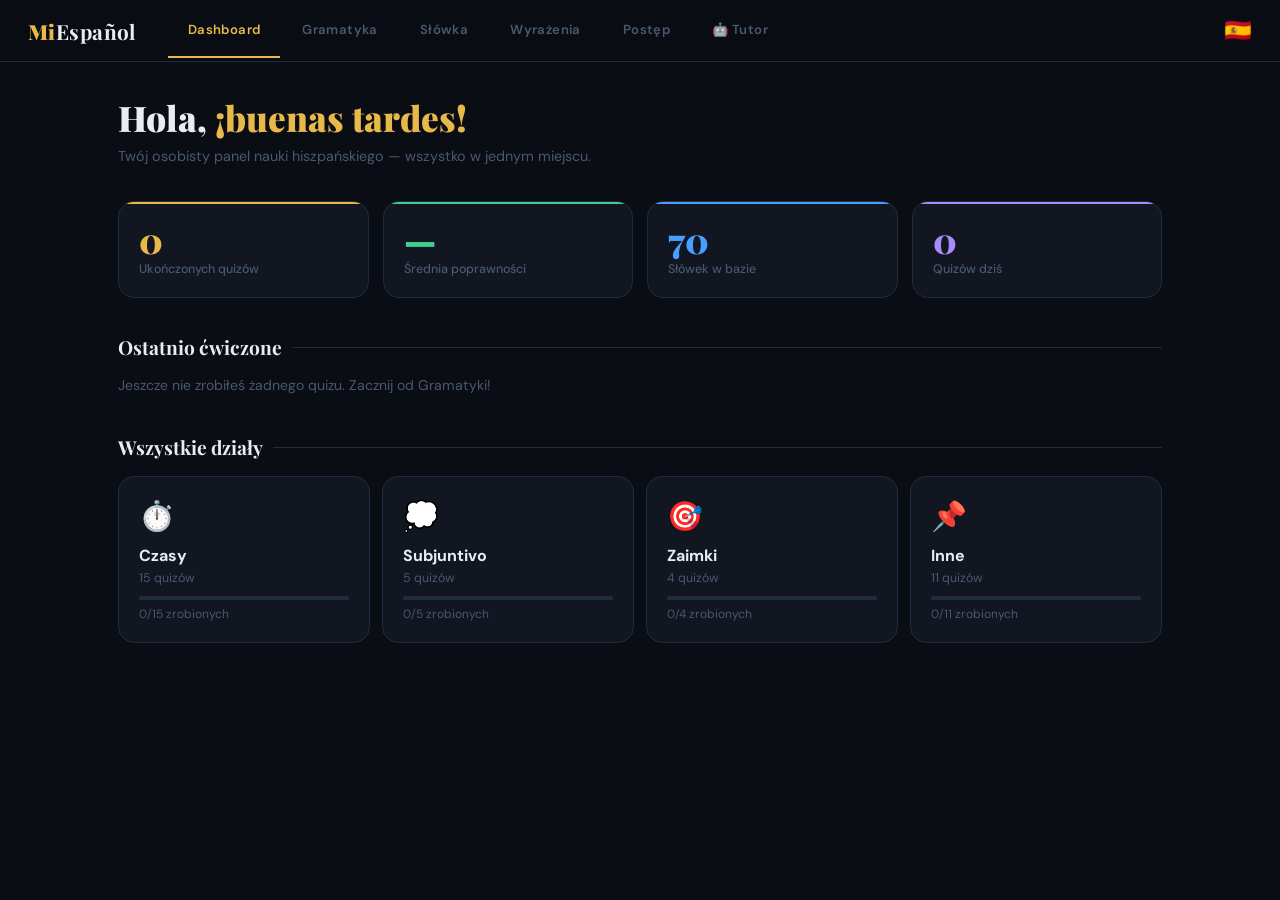
<file: index.html>
<!DOCTYPE html>
<html lang="pl">
<head>
<meta charset="UTF-8">
<meta name="viewport" content="width=device-width, initial-scale=1.0">
<title>MiEspañol — Panel Nauki</title>
<link href="https://fonts.googleapis.com/css2?family=Playfair+Display:wght@700;900&family=DM+Sans:wght@300;400;500;600;700&display=swap" rel="stylesheet">
  <link rel="stylesheet" href="style.css">
</head>
<body>
<nav>
  <div class="nav-top">
    <div class="nav-logo">Mi<span>Español</span></div>
    <div class="nav-tabs">
      <button class="nav-tab active" onclick="showPage('dashboard')">Dashboard</button>
      <button class="nav-tab" onclick="showPage('grammar')">Gramatyka</button>
      <button class="nav-tab" onclick="showPage('vocab')">Słówka</button>
      <button class="nav-tab" onclick="showPage('wyrazenia')">Wyrażenia</button>
      <button class="nav-tab" onclick="showPage('stats')">Postęp</button>
      <button class="nav-tab" onclick="showPage('tutor')">🤖 Tutor</button>
    </div>
    <div class="nav-flag">🇪🇸</div>
  </div>
  <!-- GRAMMAR SUBMENU -->
  <div class="subnav" id="grammar-subnav">
    <button class="subnav-tab active" onclick="showGrammarSection('czasy', this)">⏱️ Czasy</button>
    <button class="subnav-tab" onclick="showGrammarSection('subjuntivo', this)">💭 Subjuntivo</button>
    <button class="subnav-tab" onclick="showGrammarSection('zaimki', this)">🎯 Zaimki</button>
    <button class="subnav-tab" onclick="showGrammarSection('konstrukcje', this)">🧩 Konstrukcje</button>
    <button class="subnav-tab" onclick="showGrammarSection('inne', this)">📌 Inne</button>
    <button class="subnav-tab" onclick="showGrammarSection('spojniki', this)">🔗 Spójniki</button>
  </div>
  <!-- CZASY SUBMENU -->
  <div class="subnav2" id="czasy-subnav">
    <button class="subnav2-tab active" onclick="showCzasSection('presente', this)">🌀 Presente</button>
    <button class="subnav2-tab" onclick="showCzasSection('gerundio', this)">🔄 Gerundio</button>
    <button class="subnav2-tab" onclick="showCzasSection('preterito', this)">📜 Pretérito</button>
    <button class="subnav2-tab" onclick="showCzasSection('imperfecto', this)">🌅 Imperfecto</button>
    <button class="subnav2-tab" onclick="showCzasSection('condicional', this)">🔮 Condicional</button>
    <button class="subnav2-tab" onclick="showCzasSection('perfecto', this)">✅ Perfecto</button>
    <button class="subnav2-tab" onclick="showCzasSection('futuro', this)">🚀 Futuro</button>
    <button class="subnav2-tab" onclick="showCzasSection('pluscuamperfecto', this)">⏪ Pluscuam</button>
  </div>
  <!-- INNE SUBMENU -->
  <div class="subnav2" id="inne-subnav">
    <button class="subnav2-tab active" onclick="showInneSection('imperativo', this)">📢 Imperativo</button>
    <button class="subnav2-tab" onclick="showInneSection('porpara', this)">⚖️ Por/Para</button>
    <button class="subnav2-tab" onclick="showInneSection('ser-estar', this)">🔵 Ser/Estar</button>
    <button class="subnav2-tab" onclick="showInneSection('expresiones', this)">🗣️ Wyrażenia</button>
    <button class="subnav2-tab" onclick="showInneSection('estilo', this)">💬 Estilo Ind.</button>
    <button class="subnav2-tab" onclick="showInneSection('voz-pasiva', this)">🔄 Voz Pasiva</button>
  </div>
</nav>

<!-- DASHBOARD -->
<div class="page active" id="page-dashboard">
  <div class="welcome">
    <h2>Hola, <em>¡buenas tardes!</em></h2>
    <p>Twój osobisty panel nauki hiszpańskiego — wszystko w jednym miejscu.</p>
  </div>
  <div class="stats-row">
    <div class="stat-card s1"><div class="stat-n" id="stat-quizzes">0</div><div class="stat-l">Ukończonych quizów</div></div>
    <div class="stat-card s2"><div class="stat-n" id="stat-correct">—</div><div class="stat-l">Średnia poprawności</div></div>
    <div class="stat-card s3"><div class="stat-n" id="stat-words">70</div><div class="stat-l">Słówek w bazie</div></div>
    <div class="stat-card s4"><div class="stat-n" id="stat-streak">0</div><div class="stat-l">Quizów dziś</div></div>
  </div>
  <div class="section-title">Ostatnio ćwiczone</div>
  <div class="quiz-grid" id="recent-cards"></div>
  <div class="section-title">Wszystkie działy</div>
  <div style="display:grid;grid-template-columns:repeat(auto-fill,minmax(200px,1fr));gap:12px;margin-bottom:32px;" id="section-cards"></div>
</div>

<!-- GRAMMAR PAGE -->
<div class="page" id="page-grammar">

  <!-- CZASY -->
  <div class="subpage active" id="grammar-czasy">

    <!-- PRESENTE -->
    <div class="czas-section active" id="czas-presente">
      <div class="welcome">
        <h2>🌀 <em>Presente</em></h2>
        <p>Czas teraźniejszy — nieregularne formy, wyjątki i grupy zmian.</p>
      </div>
      <div class="theory-box">
        <div class="theory-toggle" onclick="toggleTheory('presente-theory')">📖 Teoria — Presente Irregular <span id="presente-theory-arrow">▼</span></div>
        <div class="theory-body" id="presente-theory">
          <h3>Presente de Indicativo — wyjątki</h3>
          <div class="t-rule"><strong class="gold">Nieregularne YO (-go):</strong> tengo, hago, salgo, pongo, vengo, digo, traigo, oigo, caigo. Reszta odmiany regularna (lub e→ie)!</div>
          <div class="t-rule"><strong class="gold">e→ie:</strong> querer, tener, empezar, cerrar, entender, preferir, venir (+ yo: vengo). Nosotros/vosotros BEZ zmiany.</div>
          <div class="t-rule"><strong class="gold">o→ue:</strong> poder, volver, dormir, encontrar, jugar (u→ue!). Nosotros/vosotros BEZ zmiany.</div>
          <div class="t-rule"><strong class="gold">e→i (tylko -IR):</strong> pedir, servir, seguir, conseguir, reír. Nosotros/vosotros BEZ zmiany.</div>
          <div class="t-rule"><strong class="gold">Całkowicie nieregularne:</strong> ser (soy/eres/es/somos/sois/son), ir (voy/vas/va/vamos/vais/van), estar (estoy...), haber (he/has/ha/hemos/habéis/han).</div>
          <table>
            <tr><th>Grupa</th><th>Przykłady</th><th>YO</th><th>ÉL</th></tr>
            <tr><td class="gold">-go YO</td><td>tener, hacer, salir</td><td>tengo, hago, salgo</td><td>tiene, hace, sale</td></tr>
            <tr><td class="gold">e→ie</td><td>querer, empezar</td><td>quiero, empiezo</td><td>quiere, empieza</td></tr>
            <tr><td class="gold">o→ue</td><td>poder, volver</td><td>puedo, vuelvo</td><td>puede, vuelve</td></tr>
            <tr><td class="gold">e→i</td><td>pedir, seguir</td><td>pido, sigo</td><td>pide, sigue</td></tr>
          </table>
        </div>
      </div>
      <div class="section-title">Quizy — Presente</div>
      <div class="quiz-grid" id="presente-quizzes"></div>
    </div>

    <!-- GERUNDIO -->
    <div class="czas-section" id="czas-gerundio">
      <div class="welcome">
        <h2>🔄 <em>Gerundio</em></h2>
        <p>Estar + -ando/-iendo — co robisz teraz? Co robiłeś w tamtej chwili?</p>
      </div>
      <div class="theory-box">
        <div class="theory-toggle" onclick="toggleTheory('gerundio-theory')">📖 Teoria — Gerundio <span id="gerundio-theory-arrow">▼</span></div>
        <div class="theory-body" id="gerundio-theory">
          <h3>Tworzenie gerundio</h3>
          <div class="t-rule"><strong class="gold">-AR → -ando:</strong> hablar → hablando, bailar → bailando, estudiar → estudiando</div>
          <div class="t-rule"><strong class="gold">-ER/-IR → -iendo:</strong> comer → comiendo, vivir → viviendo, escribir → escribiendo</div>
          <h3 style="margin-top:16px;">Nieregularne gerundio</h3>
          <div class="t-rule"><strong class="gold">e→i (tylko -IR):</strong> pedir → pidiendo, servir → sirviendo, decir → diciendo, vestir → vistiendo, seguir → siguiendo</div>
          <div class="t-rule"><strong class="gold">o→u:</strong> dormir → durmiendo, morir → muriendo, poder → pudiendo</div>
          <div class="t-rule"><strong class="gold">i→y (między samogłoskami):</strong> leer → leyendo, oír → oyendo, traer → trayendo, ir → yendo</div>
          <h3 style="margin-top:16px;">Perífrasis z gerundio</h3>
          <table>
            <tr><th>Konstrukcja</th><th>Znaczenie</th><th>Przykład</th></tr>
            <tr><td class="gold">estar + gerundio</td><td>akcja w trakcie</td><td>Estoy comiendo.</td></tr>
            <tr><td class="gold">seguir + gerundio</td><td>nadal robić</td><td>Sigue lloviendo.</td></tr>
            <tr><td class="gold">llevar + czas + gerundio</td><td>od X czasu</td><td>Llevo 2 horas esperando.</td></tr>
            <tr><td class="gold">ir + gerundio</td><td>stopniowy postęp</td><td>Va mejorando.</td></tr>
          </table>
        </div>
      </div>
      <div class="section-title">Quizy — Gerundio</div>
      <div class="quiz-grid" id="gerundio-quizzes"></div>
    </div>

    <!-- PRETERITO -->
    <div class="czas-section" id="czas-preterito">
      <div class="welcome">
        <h2>📜 <em>Pretérito</em></h2>
        <p>Indefinido i Imperfecto — kiedy używać którego i najważniejsze wyjątki.</p>
      </div>
      <div class="theory-box">
        <div class="theory-toggle" onclick="toggleTheory('preterito-theory')">📖 Teoria — Pretérito Indefinido vs Imperfecto <span id="preterito-theory-arrow">▼</span></div>
        <div class="theory-body" id="preterito-theory">
          <h3>Indefinido — zakończona akcja</h3>
          <div class="t-rule">Użyj gdy akcja jest <strong class="gold">zakończona</strong>, konkretna, jednorazowa. Ayer <strong class="gold">comí</strong> pizza. El año pasado <strong class="gold">fui</strong> a España.</div>
          <div class="t-rule"><strong>Wyjątki nieregularne:</strong> ser/ir → fui/fuiste/fue | tener → tuve | estar → estuve | hacer → hice/hizo | poder → pude | querer → quise | venir → vine | decir → dije | traer → traje</div>
          <div class="t-rule"><strong>Zmiany w él/ellos:</strong> e→i: pidió/pidieron | o→u: durmió/durmieron | i→y: leyó/leyeron (leer, oír)</div>
          <h3 style="margin-top:16px;">Imperfecto — tło i nawyki</h3>
          <div class="t-rule">Użyj gdy opisujesz <strong class="gold">tło</strong>, nawyk lub stan w przeszłości. De niño <strong class="gold">jugaba</strong> al fútbol. Hacía frío cuando <strong class="gold">llegué</strong>.</div>
          <div class="t-rule"><strong>Tylko 3 nieregularne:</strong> ser → era/eras/era | ir → iba/ibas/iba | ver → veía/veías/veía</div>
          <table>
            <tr><th></th><th>Indefinido</th><th>Imperfecto</th></tr>
            <tr><td>konkretna akcja</td><td class="green">✅</td><td class="red">❌</td></tr>
            <tr><td>nawyk w przeszłości</td><td class="red">❌</td><td class="green">✅</td></tr>
            <tr><td>opis / tło</td><td class="red">❌</td><td class="green">✅</td></tr>
            <tr><td>ayer, una vez</td><td class="green">✅</td><td class="red">❌</td></tr>
            <tr><td>siempre, antes</td><td class="red">❌</td><td class="green">✅</td></tr>
          </table>
        </div>
      </div>
      <div class="section-title">Quizy — Pretérito</div>
      <div class="quiz-grid" id="preterito-quizzes"></div>
    </div>

    <!-- IMPERFECTO -->
    <div class="czas-section" id="czas-imperfecto">
      <div class="welcome">
        <h2>🌅 <em>Imperfecto</em></h2>
        <p>Opisy, nawyki, tło — jak wyglądało życie kiedyś? Tylko 3 wyjątki!</p>
      </div>
      <div class="theory-box">
        <div class="theory-toggle" onclick="toggleTheory('imperfecto-theory')">📖 Teoria — Pretérito Imperfecto <span id="imperfecto-theory-arrow">▼</span></div>
        <div class="theory-body" id="imperfecto-theory">
          <h3>Odmiana regularna</h3>
          <table>
            <tr><th></th><th>-AR (hablar)</th><th>-ER (comer)</th><th>-IR (vivir)</th></tr>
            <tr><td>yo</td><td class="gold">hablaba</td><td class="gold">comía</td><td class="gold">vivía</td></tr>
            <tr><td>tú</td><td class="gold">hablabas</td><td class="gold">comías</td><td class="gold">vivías</td></tr>
            <tr><td>él</td><td class="gold">hablaba</td><td class="gold">comía</td><td class="gold">vivía</td></tr>
            <tr><td>nosotros</td><td class="gold">hablábamos</td><td class="gold">comíamos</td><td class="gold">vivíamos</td></tr>
            <tr><td>vosotros</td><td class="gold">hablabais</td><td class="gold">comíais</td><td class="gold">vivíais</td></tr>
            <tr><td>ellos</td><td class="gold">hablaban</td><td class="gold">comían</td><td class="gold">vivían</td></tr>
          </table>
          <div class="t-rule">💡 -ER i -IR mają <strong class="gold">identyczne</strong> końcówki! Tylko -AR jest inny (-aba vs -ía).</div>
          <h3 style="margin-top:16px;">Tylko 3 wyjątki!</h3>
          <div class="t-rule"><strong class="gold">ser:</strong> era, eras, era, éramos, erais, eran</div>
          <div class="t-rule"><strong class="gold">ir:</strong> iba, ibas, iba, íbamos, ibais, iban</div>
          <div class="t-rule"><strong class="gold">ver:</strong> veía, veías, veía, veíamos, veíais, veían</div>
          <h3 style="margin-top:16px;">Kiedy używać?</h3>
          <div class="t-rule">🌅 <strong>Opisy:</strong> La casa era grande. Hacía frío.</div>
          <div class="t-rule">🔁 <strong>Nawyki:</strong> De niño jugaba al fútbol todos los días.</div>
          <div class="t-rule">🎬 <strong>Tło:</strong> Llovía cuando llegué. (imperfecto + indefinido)</div>
          <div class="t-rule">🕐 <strong>Godzina/wiek:</strong> Eran las tres. Tenía 10 años.</div>
        </div>
      </div>
      <div class="section-title">Quizy — Imperfecto</div>
      <div class="quiz-grid" id="imperfecto-quizzes"></div>
    </div>

    <!-- CONDICIONAL -->
    <div class="czas-section" id="czas-condicional">
      <div class="welcome">
        <h2>🔮 <em>Condicional</em></h2>
        <p>Tryb warunkowy — grzeczne prośby, hipotezy, marzenia.</p>
      </div>
      <div class="theory-box">
        <div class="theory-toggle" onclick="toggleTheory('cond-theory')">📖 Teoria — Condicional Simple <span id="cond-theory-arrow">▼</span></div>
        <div class="theory-body" id="cond-theory">
          <h3>Condicional Simple — tworzenie</h3>
          <div class="t-rule"><strong class="gold">Regularne:</strong> bezokolicznik + -ía/-ías/-ía/-íamos/-íais/-ían. Tak samo dla -AR, -ER, -IR!</div>
          <div class="t-rule"><strong class="gold">Nieregularne rdzenie</strong> (te same co futuro!): tener→tendr-, venir→vendr-, salir→saldr-, poder→podr-, poner→pondr-, saber→sabr-, querer→querr-, hacer→har-, decir→dir-, haber→habr-</div>
          <table>
            <tr><th>Użycie</th><th>Przykład</th></tr>
            <tr><td>Grzeczna prośba</td><td class="gold">¿Podrías ayudarme?</td></tr>
            <tr><td>Marzenie / hipoteza</td><td class="gold">Me gustaría vivir en España.</td></tr>
            <tr><td>Rada</td><td class="gold">Yo en tu lugar, hablaría con él.</td></tr>
            <tr><td>Warunek</td><td class="gold">Si tuviera dinero, viajaría.</td></tr>
          </table>
        </div>
      </div>
      <div class="section-title">Quizy — Condicional</div>
      <div class="quiz-grid" id="condicional-quizzes"></div>
    </div>

    <!-- PERFECTO -->
    <div class="czas-section" id="czas-perfecto">
      <div class="welcome">
        <h2>✅ <em>Pretérito Perfecto</em></h2>
        <p>He comido, has visto — akcje z perspektywy teraźniejszości, doświadczenia życiowe.</p>
      </div>
      <div class="theory-box">
        <div class="theory-toggle" onclick="toggleTheory('perfecto-theory')">📖 Teoria — Pretérito Perfecto <span id="perfecto-theory-arrow">▼</span></div>
        <div class="theory-body" id="perfecto-theory">
          <h3>Tworzenie: haber + participio</h3>
          <div class="t-rule"><strong class="gold">haber:</strong> he / has / ha / hemos / habéis / han</div>
          <div class="t-rule"><strong class="gold">Participio regularne:</strong> hablar → habl<strong class="gold">ado</strong> | comer → com<strong class="gold">ido</strong> | vivir → viv<strong class="gold">ido</strong></div>
          <div class="t-rule"><strong class="gold">Participio nieregularne (na pamięć!):</strong> abrir→abierto | decir→dicho | escribir→escrito | hacer→hecho | morir→muerto | poner→puesto | romper→roto | ver→visto | volver→vuelto</div>
          <h3 style="margin-top:16px;">Kiedy używać?</h3>
          <div class="t-rule">✅ Akcja w okresie który <strong class="gold">jeszcze trwa</strong> — Hoy <strong class="gold">he comido</strong> pizza. Este año <strong class="gold">he viajado</strong> mucho.</div>
          <div class="t-rule">✅ <strong class="gold">Doświadczenia życiowe</strong> — Nunca <strong class="gold">he estado</strong> en Japón. ¿Alguna vez <strong class="gold">has probado</strong> el sushi?</div>
          <div class="t-rule">✅ Akcja <strong class="gold">właśnie zakończona</strong> — Se <strong class="gold">ha roto</strong> la ventana.</div>
          <table>
            <tr><th>Perfecto ✅</th><th>Indefinido ✅</th></tr>
            <tr><td class="gold">Hoy he comido...</td><td class="gold">Ayer comí...</td></tr>
            <tr><td class="gold">Este año he viajado...</td><td class="gold">El año pasado viajé...</td></tr>
            <tr><td class="gold">Nunca he visto...</td><td class="gold">Lo vi hace dos años.</td></tr>
            <tr><td>hoy, esta semana, nunca, ya, alguna vez</td><td>ayer, el lunes, en 2020, hace X años</td></tr>
          </table>
        </div>
      </div>
      <div class="section-title">Quizy — Pretérito Perfecto</div>
      <div class="quiz-grid" id="perfecto-quizzes"></div>
    </div>

    <!-- FUTURO -->
    <div class="czas-section" id="czas-futuro">
      <div class="welcome">
        <h2>🚀 <em>Futuro Simple</em></h2>
        <p>Hablaré, tendrás — przyszłość, obietnice, hipotezy o teraźniejszości.</p>
      </div>
      <div class="theory-box">
        <div class="theory-toggle" onclick="toggleTheory('futuro-theory')">📖 Teoria — Futuro Simple <span id="futuro-theory-arrow">▼</span></div>
        <div class="theory-body" id="futuro-theory">
          <h3>Tworzenie: bezokolicznik + końcówki</h3>
          <div class="t-rule"><strong class="gold">Końcówki (dla WSZYSTKICH czasowników):</strong> -é / -ás / -á / -emos / -éis / -án</div>
          <div class="t-rule">hablar → hablar<strong class="gold">é</strong>, hablar<strong class="gold">ás</strong>... &nbsp;|&nbsp; comer → comer<strong class="gold">é</strong>... &nbsp;|&nbsp; vivir → vivir<strong class="gold">é</strong>...</div>
          <h3 style="margin-top:16px;">Nieregularne rdzenie — te same co Condicional!</h3>
          <div class="t-rule"><strong class="gold">tendr-</strong> (tener) | <strong class="gold">vendr-</strong> (venir) | <strong class="gold">saldr-</strong> (salir) | <strong class="gold">podr-</strong> (poder) | <strong class="gold">pondr-</strong> (poner) | <strong class="gold">sabr-</strong> (saber) | <strong class="gold">querr-</strong> (querer) | <strong class="gold">har-</strong> (hacer) | <strong class="gold">dir-</strong> (decir) | <strong class="gold">habr-</strong> (haber)</div>
          <div class="t-rule">💡 Znasz Condicional? Zmień tylko końcówkę: tendr<strong class="red">ía</strong> → tendr<strong class="gold">é</strong></div>
          <table>
            <tr><th>Użycie</th><th>Przykład</th></tr>
            <tr><td>Przyszłość / plan</td><td class="gold">Mañana iré al médico.</td></tr>
            <tr><td>Obietnica</td><td class="gold">Te llamaré esta tarde.</td></tr>
            <tr><td>Hipoteza o teraźniejszości</td><td class="gold">¿Dónde estará Ana?</td></tr>
            <tr><td>Cuando + subjuntivo</td><td class="gold">Cuando llegues, hablaremos.</td></tr>
          </table>
          <div class="t-rule">⚡ <strong>Futuro vs Condicional:</strong> Hablar<strong class="gold">é</strong> con él. (porozmawiam) vs Hablar<strong class="red">ía</strong> con él, pero... (rozmawiałbym)</div>
        </div>
      </div>
      <div class="section-title">Quizy — Futuro Simple</div>
      <div class="quiz-grid" id="futuro-quizzes"></div>
    </div><!-- end czas-futuro -->

    <div class="czas-section" id="czas-pluscuamperfecto">
      <div class="welcome"><h3>⏪ Pluscuamperfecto</h3><p>Zaprzeszłość — akcja która wydarzyła się przed inną przeszłą akcją.</p></div>
      <div class="theory-box" style="border-left-color: var(--purple); margin-top: 24px;">
        <div class="theory-toggle" onclick="toggleTheory('pluscuam-theory')">📖 Teoria — Pluscuamperfecto <span id="pluscuam-theory-arrow">▼</span></div>
        <div class="theory-body" id="pluscuam-theory">
          <h3>Tworzenie: había/habías/había... + participio</h3>
          <div class="t-rule">yo <strong class="gold">había</strong> | tú <strong class="gold">habías</strong> | él <strong class="gold">había</strong> | nosotros <strong class="gold">habíamos</strong> | vosotros <strong class="gold">habíais</strong> | ellos <strong class="gold">habían</strong> + participio</div>
          <h3 style="margin-top:14px;">Kiedy używać?</h3>
          <div class="t-rule">⏪ Akcja która wydarzyła się <strong class="gold">PRZED</strong> inną przeszłą akcją:<br>
            Cuando llegué, mi madre ya <strong class="gold">había cocinado</strong>. (najpierw ugotowała, potem wróciłem)<br>
            No pude entrar porque <strong class="gold">había olvidado</strong> las llaves. (najpierw zapomniał, potem nie mógł wejść)
          </div>
          <table>
            <tr><th></th><th>Kiedy?</th><th>Przykład</th></tr>
            <tr><td class="gold">Indefinido</td><td>akcja w przeszłości</td><td>Ayer comí pizza.</td></tr>
            <tr><td class="gold">Pluscuamperfecto</td><td>PRZED inną przeszłą akcją</td><td>Cuando llegué, ya había comido.</td></tr>
          </table>
          <div class="t-rule">💡 Słowa klucze: <strong class="gold">ya</strong> (już) | <strong class="gold">todavía no</strong> (jeszcze nie) | <strong class="gold">nunca antes</strong> (nigdy wcześniej) | <strong class="gold">cuando</strong> + indefinido</div>
        </div>
      </div>
      <div class="section-title">Quizy — Pluscuamperfecto</div>
      <div class="quiz-grid" id="pluscuamperfecto-quizzes"></div>
    </div><!-- end czas-pluscuamperfecto -->

  </div><!-- end grammar-czasy -->

  <!-- SUBJUNTIVO -->
  <div class="subpage" id="grammar-subjuntivo">
    <div class="welcome">
      <h2>💭 <em>Subjuntivo</em></h2>
      <p>Tryb łączący — życzenia, emocje, wątpliwości, gdy w zdaniu są dwa podmioty.</p>
    </div>
    <div class="theory-box">
      <div class="theory-toggle" onclick="toggleTheory('subj-theory')">📖 Teoria — kiedy używać subjuntivo <span id="subj-theory-arrow">▼</span></div>
      <div class="theory-body" id="subj-theory">
        <h3>Presente de Subjuntivo</h3>
        <p><strong>Jak tworzyć:</strong> forma YO → odetnij -o → dodaj końcówki przeciwne (-AR → -e, -ER/-IR → -a)</p>
        <div class="t-rule">hablar → habl<strong class="gold">e</strong>, habl<strong class="gold">es</strong>, habl<strong class="gold">e</strong>... &nbsp;|&nbsp; comer → com<strong class="gold">a</strong>, com<strong class="gold">as</strong>... &nbsp;|&nbsp; vivir → viv<strong class="gold">a</strong>, viv<strong class="gold">as</strong>...</div>
        <p><strong>Kiedy używać:</strong></p>
        <div class="t-rule">✅ <strong>Querer/pedir/esperar que</strong> + subjuntivo — Quiero que <strong class="gold">vengas</strong>.</div>
        <div class="t-rule">✅ <strong>Emocje</strong> — Me alegra que <strong class="gold">estés</strong> bien.</div>
        <div class="t-rule">✅ <strong>Cuando + przyszłość</strong> — Cuando <strong class="gold">llegues</strong>, llámame.</div>
        <div class="t-rule">✅ <strong>Ojalá</strong> — Ojalá <strong class="gold">haga</strong> buen tiempo.</div>
        <div class="t-rule">✅ <strong>Para que</strong> — Te llamo para que <strong class="gold">sepas</strong>.</div>
        <div class="t-rule">❌ <strong>Creer que / saber que</strong> → indicativo — Creo que <strong class="green">tienes</strong> razón.</div>
        <div class="t-rule">🔄 <strong>Creer/parecer/pensar — zasada zaprzeczenia:</strong><br>
          Creo que <strong class="green">tiene</strong> razón. (indicativo — jestem przekonany)<br>
          No creo que <strong class="gold">tenga</strong> razón. (subjuntivo — wątpię)<br>
          Me parece que <strong class="green">está</strong> enfadado. (indicativo — tak mi się wydaje)<br>
          No me parece que <strong class="gold">sea</strong> buena idea. (subjuntivo — wątpię)<br>
          ¿Crees que <strong class="gold">venga</strong>? (subjuntivo — pytanie = wątpliwość)
        </div>
      </div>
    </div>
    <div class="section-title">Quizy — Subjuntivo</div>
    <div class="quiz-grid" id="subjuntivo-quizzes"></div>
  </div>

  <!-- ZAIMKI -->
  <div class="subpage" id="grammar-zaimki">
    <div class="welcome">
      <h2>🎯 <em>Zaimki</em></h2>
      <p>me, te, lo, la, le — dopełnienie bliższe i dalsze, pozycja i kombinacje.</p>
    </div>
    <div class="theory-box">
      <div class="theory-toggle" onclick="toggleTheory('zaimki-theory')">📖 Teoria — zaimki dopełnienia <span id="zaimki-theory-arrow">▼</span></div>
      <div class="theory-body" id="zaimki-theory">
        <h3>Zaimki dopełnienia — skrócona ściąga</h3>
        <table>
          <tr><th>Osoba</th><th>CD (co?)</th><th>CI (komu?)</th></tr>
          <tr><td>ja/mnie</td><td class="gold">me</td><td class="gold">me</td></tr>
          <tr><td>ty/ciebie</td><td class="gold">te</td><td class="gold">te</td></tr>
          <tr><td>on/go (m.)</td><td class="gold">lo</td><td class="gold">le → <span class="red">se</span></td></tr>
          <tr><td>ona/ją (f.)</td><td class="gold">la</td><td class="gold">le → <span class="red">se</span></td></tr>
          <tr><td>nas</td><td class="gold">nos</td><td class="gold">nos</td></tr>
          <tr><td>ich/je</td><td class="gold">los/las</td><td class="gold">les → <span class="red">se</span></td></tr>
        </table>
        <div class="t-rule">📍 <strong>Pozycja:</strong> ZAWSZE przed odmiennym czasownikiem — <strong class="gold">Lo</strong> sé. | <strong class="gold">Te</strong> quiero.</div>
        <div class="t-rule">📍 Przy bezokoliczniku — dwie opcje: Quiero ver<strong class="gold">lo</strong>. = <strong class="gold">Lo</strong> quiero ver.</div>
        <div class="t-rule">📍 Imperativo twierdzący — TYLKO przyklejony: ¡Cómpra<strong class="gold">lo</strong>!</div>
        <div class="t-rule">🔴 Dwa zaimki — le/les → <strong class="red">se</strong>: ~~Le lo~~ → <strong class="red">Se lo</strong> dije. Kolejność: CI + CD.</div>
      </div>
    </div>
    <div class="section-title">Quizy — Zaimki</div>
    <div class="quiz-grid" id="zaimki-quizzes"></div>
  </div>

  <!-- INNE -->
  <div class="subpage" id="grammar-inne">

    <!-- IMPERATIVO -->
    <div class="inne-section active" id="inne-imperativo">
      <div class="welcome">
        <h2>📢 <em>Imperativo</em></h2>
        <p>Tryb rozkazujący — rozkazy, prośby, instrukcje.</p>
      </div>
      <div class="theory-box">
        <div class="theory-toggle" onclick="toggleTheory('imperativo-theory')">📖 Teoria — Imperativo <span id="imperativo-theory-arrow">▼</span></div>
        <div class="theory-body" id="imperativo-theory">
          <h3>Imperativo — tryb rozkazujący</h3>
          <div class="t-rule"><strong class="gold">Tú twierdzący</strong> = forma él/ella: habla, come, escribe.</div>
          <div class="t-rule"><strong class="gold">8 nieregularnych:</strong> ven, haz, di, sal, pon, ten, ve, sé.</div>
          <div class="t-rule"><strong class="gold">Przeczący</strong> = no + subjuntivo: no habl<strong class="gold">es</strong>, no com<strong class="gold">as</strong>.</div>
          <div class="t-rule"><strong class="gold">Usted</strong> = subjuntivo: hable, coma, escriba.</div>
          <div class="t-rule"><strong class="gold">Zaimki:</strong> twierdzący → przyklejone na końcu: ¡Dí<strong class="gold">me</strong>lo! Przeczący → przed: ¡No <strong class="gold">me</strong> lo digas!</div>
        </div>
      </div>
      <div class="section-title">Quizy — Imperativo</div>
      <div class="quiz-grid" id="imperativo-quizzes"></div>
    </div>

    <!-- POR vs PARA -->
    <div class="inne-section" id="inne-porpara">
      <div class="welcome">
        <h2>⚖️ <em>Por vs Para</em></h2>
        <p>Przyczyna vs cel, czas trwania vs termin, wymiana vs odbiorca.</p>
      </div>
      <div class="theory-box">
        <div class="theory-toggle" onclick="toggleTheory('porpara-theory')">📖 Teoria — Por vs Para <span id="porpara-theory-arrow">▼</span></div>
        <div class="theory-body" id="porpara-theory">
          <table>
            <tr><th>POR</th><th>PARA</th></tr>
            <tr><td>przyczyna (z powodu)</td><td>cel (żeby)</td></tr>
            <tr><td>czas trwania (przez)</td><td>termin (do/na)</td></tr>
            <tr><td>wymiana (za)</td><td>odbiorca (dla)</td></tr>
            <tr><td>ruch przez miejsce</td><td>kierunek / cel podróży</td></tr>
            <tr><td>środek komunikacji</td><td>opinia (moim zdaniem)</td></tr>
          </table>
          <div class="t-rule">💡 <strong>Trick:</strong> POR = przyczyna/przeszłość (dlaczego?) | PARA = cel/przyszłość (po co?)</div>
        </div>
      </div>
      <div class="section-title">Quizy — Por vs Para</div>
      <div class="quiz-grid" id="porpara-quizzes"></div>
    </div>

    <!-- SER vs ESTAR -->
    <div class="inne-section" id="inne-ser-estar">
      <div class="welcome">
        <h2>🔵 <em>Ser vs Estar</em></h2>
        <p>Cechy stałe vs stany tymczasowe — i podchwytliwe przymiotniki.</p>
      </div>
      <div class="theory-box" style="border-left-color: var(--blue);">
        <div class="theory-toggle" onclick="toggleTheory('ser-estar-theory')">📖 Teoria — Ser vs Estar <span id="ser-estar-theory-arrow">▼</span></div>
        <div class="theory-body" id="ser-estar-theory">
          <h3>SER — cechy stałe, tożsamość, definicja</h3>
          <div class="t-rule"><strong class="gold">Pochodzenie/narodowość:</strong> Soy polaco. Es de Madrid.</div>
          <div class="t-rule"><strong class="gold">Zawód:</strong> Es médico. Somos estudiantes.</div>
          <div class="t-rule"><strong class="gold">Cechy trwałe:</strong> Es simpático. Es inteligente.</div>
          <div class="t-rule"><strong class="gold">Czas/daty:</strong> Son las tres. Es lunes. Es verano.</div>
          <h3 style="margin-top:16px;">ESTAR — stany, położenie, wyniki czynności</h3>
          <div class="t-rule"><strong class="blue">Położenie:</strong> Estoy en casa. Madrid <strong class="blue">está</strong> en España.</div>
          <div class="t-rule"><strong class="blue">Stan tymczasowy:</strong> Estoy cansado. Está enfermo.</div>
          <div class="t-rule"><strong class="blue">Wynik czynności:</strong> La puerta está abierta. Está muerto.</div>
          <div class="t-rule"><strong class="blue">Estar + gerundio:</strong> Estoy comiendo. Está trabajando.</div>
          <h3 style="margin-top:16px;">🔴 Pułapki — ten sam przymiotnik, różne znaczenie!</h3>
          <table>
            <tr><th>Przymiotnik</th><th>SER</th><th>ESTAR</th></tr>
            <tr><td class="gold">aburrido</td><td>jest nudny (z natury)</td><td>nudzi mu się (teraz)</td></tr>
            <tr><td class="gold">malo</td><td>jest złym człowiekiem</td><td>jest chory</td></tr>
            <tr><td class="gold">bueno</td><td>jest dobrym człowiekiem</td><td>jest smaczny/atrakcyjny</td></tr>
            <tr><td class="gold">listo</td><td>jest bystry</td><td>jest gotowy</td></tr>
            <tr><td class="gold">rico</td><td>jest bogaty</td><td>jest pyszny</td></tr>
          </table>
        </div>
      </div>
      <div class="section-title">Quizy — Ser vs Estar</div>
      <div class="quiz-grid" id="ser-estar-quizzes"></div>
    </div>

    <!-- WYRAŻENIA CODZIENNE -->
    <div class="inne-section" id="inne-expresiones">
      <div class="welcome">
        <h2>🗣️ <em>Wyrażenia Codzienne</em></h2>
        <p>No me digas, menos mal, qué rollo — brzmi jak native speaker!</p>
      </div>
      <div class="section-title">Quizy — Wyrażenia Codzienne</div>
      <div class="quiz-grid" id="expresiones-quizzes"></div>
    </div>

    <!-- ESTILO INDIRECTO -->
    <div class="inne-section" id="inne-estilo">
      <div class="welcome">
        <h2>💬 <em>Estilo Indirecto</em></h2>
        <p>Mowa zależna — dijo que, preguntó si, pidió que...</p>
      </div>
      <div class="theory-box" style="border-left-color: var(--green);">
        <div class="theory-toggle" onclick="toggleTheory('estilo-theory')">📖 Teoria — Estilo Indirecto <span id="estilo-theory-arrow">▼</span></div>
        <div class="theory-body" id="estilo-theory">
          <h3>Podstawowa zasada — czasy się przesuwają wstecz</h3>
          <table>
            <tr><th>Estilo Directo</th><th>Estilo Indirecto</th></tr>
            <tr><td class="gold">Presente → </td><td><strong class="green">Imperfecto</strong> — "Tengo hambre." → Dijo que <strong class="green">tenía</strong> hambre.</td></tr>
            <tr><td class="gold">Futuro → </td><td><strong class="green">Condicional</strong> — "Vendré." → Dijo que <strong class="green">vendría</strong>.</td></tr>
            <tr><td class="gold">Imperfecto → </td><td><strong class="green">Imperfecto</strong> (bez zmiany!)</td></tr>
            <tr><td class="gold">Imperativo → </td><td><strong class="green">que + Subjuntivo</strong> — "¡Ven!" → Le pidió que <strong class="green">viniera</strong>.</td></tr>
          </table>
          <div class="t-rule">❓ <strong>Pytania:</strong> Tak/nie → <strong class="gold">preguntó si</strong> + imperfecto | Szczegółowe → <strong class="gold">preguntó + zaimek</strong></div>
        </div>
      </div>
      <div class="section-title">Quizy — Estilo Indirecto</div>
      <div class="quiz-grid" id="estilo-quizzes"></div>
    </div>

    <!-- VOZ PASIVA -->
    <div class="inne-section" id="inne-voz-pasiva">
      <div class="welcome">
        <h2>🔄 <em>Voz Pasiva</em></h2>
        <p>Ser + participio, se pasiva — strona bierna w hiszpańskim.</p>
      </div>
      <div class="theory-box" style="border-left-color: var(--purple);">
        <div class="theory-toggle" onclick="toggleTheory('voz-pasiva-theory')">📖 Teoria — Voz Pasiva <span id="voz-pasiva-theory-arrow">▼</span></div>
        <div class="theory-body" id="voz-pasiva-theory">
          <h3>Tworzenie: ser + participio</h3>
          <div class="t-rule"><strong class="gold">Participio zgadza się z podmiotem!</strong> El libro es escrito. La carta es escrita.</div>
          <div class="t-rule">Sprawca → <strong class="gold">por</strong> + osoba: La novela fue escrita <strong class="gold">por</strong> Cervantes.</div>
          <table>
            <tr><th>Czas</th><th>Wzór</th><th>Przykład</th></tr>
            <tr><td class="gold">Presente</td><td>es/son + part.</td><td>El libro es vendido.</td></tr>
            <tr><td class="gold">Indefinido</td><td>fue/fueron + part.</td><td>La ley fue aprobada.</td></tr>
            <tr><td class="gold">Perfecto</td><td>ha sido / han sido</td><td>El ladrón ha sido detenido.</td></tr>
          </table>
          <div class="t-rule">⚡ <strong>Se Pasiva:</strong> El vino <strong class="gold">es producido</strong> = <strong class="gold">Se produce</strong> vino. (bardziej naturalne)</div>
        </div>
      </div>
      <div class="section-title">Quizy — Voz Pasiva</div>
      <div class="quiz-grid" id="voz-pasiva-quizzes"></div>
    </div>

  </div>

  <!-- KONSTRUKCJE -->
  <div class="subpage" id="grammar-konstrukcje">
    <div class="welcome">
      <h2>🧩 <em>Konstrukcje</em></h2>
      <p>Comparativos, perífrasis verbales, preposiciones — kluczowe struktury B1.</p>
    </div>
    <div class="theory-box" style="border-left-color: #f59e0b;">
      <div class="theory-toggle" onclick="toggleTheory('comparativos-theory')">📖 Teoria — Comparativos y Superlativos <span id="comparativos-theory-arrow">▼</span></div>
      <div class="theory-body" id="comparativos-theory">
        <h3>Porównania</h3>
        <table>
          <tr><th>Typ</th><th>Wzór</th><th>Przykład</th></tr>
          <tr><td class="gold">Wyższy</td><td>más + adj + que</td><td>Es más alto que yo.</td></tr>
          <tr><td class="gold">Niższy</td><td>menos + adj + que</td><td>Es menos caro que el otro.</td></tr>
          <tr><td class="gold">Równość</td><td>tan + adj + como</td><td>Es tan grande como el mío.</td></tr>
          <tr><td class="gold">Równość (rzecz.)</td><td>tanto/a/os/as + N + como</td><td>Tiene tantos libros como yo.</td></tr>
        </table>
        <div class="t-rule"><strong class="gold">Nieregularne:</strong> bueno → mejor | malo → peor | grande → mayor (wiek) | pequeño → menor (wiek)</div>
        <div class="t-rule"><strong class="gold">Superlativo:</strong> el/la + más + adj + <strong class="gold">de</strong> — Es la más alta <strong class="gold">de</strong> la clase.</div>
        <div class="t-rule"><strong class="gold">Superlativo absoluto:</strong> -ísimo/a — rico → riquísimo, largo → larguísimo</div>
        <div class="t-rule">⚠️ Przed liczbą: más <strong class="gold">de</strong> 20 (nie "más que 20"). ¡Nunca "más mejor"!</div>
      </div>
    </div>
    <div class="theory-box" style="border-left-color: #a855f7;">
      <div class="theory-toggle" onclick="toggleTheory('perifrasis-theory')">📖 Teoria — Perífrasis Verbales <span id="perifrasis-theory-arrow">▼</span></div>
      <div class="theory-body" id="perifrasis-theory">
        <h3>Obowiązek i konieczność</h3>
        <div class="t-rule"><strong class="gold">tener que</strong> + inf = musieć (osobiste) — Tengo que estudiar.</div>
        <div class="t-rule"><strong class="gold">hay que</strong> + inf = trzeba (bezosobowe) — Hay que practicar.</div>
        <div class="t-rule"><strong class="gold">deber</strong> + inf = powinno się — Debes descansar.</div>
        <h3 style="margin-top:16px;">Fazy akcji</h3>
        <table>
          <tr><th>Perífrasis</th><th>Znaczenie</th><th>Przykład</th></tr>
          <tr><td class="gold">ir a + inf</td><td>zamierzać</td><td>Voy a estudiar.</td></tr>
          <tr><td class="gold">estar a punto de + inf</td><td>zaraz coś zrobić</td><td>Está a punto de llover.</td></tr>
          <tr><td class="gold">ponerse a + inf</td><td>zacząć nagle</td><td>Se puso a llorar.</td></tr>
          <tr><td class="gold">acabar de + inf</td><td>właśnie zrobić</td><td>Acabo de llegar.</td></tr>
          <tr><td class="gold">dejar de + inf</td><td>przestać</td><td>Dejó de fumar.</td></tr>
          <tr><td class="gold">volver a + inf</td><td>znowu zrobić</td><td>Volvió a llamar.</td></tr>
          <tr><td class="gold">soler + inf</td><td>zwykle robić</td><td>Suelo correr por las mañanas.</td></tr>
        </table>
      </div>
    </div>
    <div class="theory-box" style="border-left-color: #22c55e;">
      <div class="theory-toggle" onclick="toggleTheory('preposiciones-theory')">📖 Teoria — Preposiciones con Verbos <span id="preposiciones-theory-arrow">▼</span></div>
      <div class="theory-body" id="preposiciones-theory">
        <h3>Najważniejsze połączenia czasownik + przyimek</h3>
        <table>
          <tr><th>Przyimek</th><th>Czasowniki</th></tr>
          <tr><td class="gold">EN</td><td>pensar en, fijarse en, insistir en, consistir en, confiar en, tardar en</td></tr>
          <tr><td class="gold">DE</td><td>acordarse de, olvidarse de, enamorarse de, depender de, quejarse de, despedirse de</td></tr>
          <tr><td class="gold">A</td><td>dedicarse a, atreverse a, invitar a, acostumbrarse a, negarse a, aprender a</td></tr>
          <tr><td class="gold">CON</td><td>soñar con, contar con, quedarse con, casarse con</td></tr>
          <tr><td class="gold">POR</td><td>preocuparse por, interesarse por, disculparse por</td></tr>
        </table>
        <div class="t-rule">⚠️ <strong>Pułapka:</strong> pensar <strong class="gold">en</strong> = myśleć o | pensar <strong class="gold">de</strong> = mieć opinię o | pensar <strong class="gold">∅</strong> = zamierzać</div>
      </div>
    </div>
    <div class="section-title">Quizy — Konstrukcje</div>
    <div class="quiz-grid" id="konstrukcje-quizzes"></div>
  </div>

  <div class="subpage" id="grammar-spojniki">
    <div class="welcome">
      <h3>🔗 Spójniki i łączniki B1</h3>
      <p>Połącz zdania jak native speaker — przeciwstawne, przyczynowe, celowe, warunkowe i czasowe.</p>
    </div>

    <div class="theory-box" style="border-left-color: #38bdf8;">
      <div class="theory-toggle" onclick="toggleTheory('spojniki-theory')">📖 Teoria — Spójniki B1 <span id="spojniki-theory-arrow">▼</span></div>
      <div class="theory-body" id="spojniki-theory">
        <h3>⚡ Przeciwstawne</h3>
        <table>
          <tr><th>Spójnik</th><th>Znaczenie</th><th>Przykład</th></tr>
          <tr><td class="gold">sin embargo</td><td>jednak, niemniej</td><td>Estudié mucho; <strong class="gold">sin embargo</strong>, suspendí.</td></tr>
          <tr><td class="gold">aunque</td><td>chociaż, mimo że</td><td><strong class="gold">Aunque</strong> llueve, salgo.</td></tr>
          <tr><td class="gold">a pesar de (que)</td><td>pomimo (że)</td><td><strong class="gold">A pesar de</strong> estar cansado, trabajé.</td></tr>
          <tr><td class="gold">no obstante</td><td>niemniej (formalny)</td><td>Es caro; <strong class="gold">no obstante</strong>, lo compré.</td></tr>
        </table>
        <h3 style="margin-top:14px;">🎯 Przyczynowe</h3>
        <table>
          <tr><th>Spójnik</th><th>Znaczenie</th><th>Przykład</th></tr>
          <tr><td class="gold">ya que</td><td>ponieważ, skoro</td><td><strong class="gold">Ya que</strong> estás aquí, ayúdame.</td></tr>
          <tr><td class="gold">puesto que</td><td>ponieważ, skoro</td><td><strong class="gold">Puesto que</strong> no tienes tiempo, lo hago yo.</td></tr>
          <tr><td class="gold">debido a (que)</td><td>z powodu (że)</td><td><strong class="gold">Debido al</strong> tráfico, llegué tarde.</td></tr>
        </table>
        <h3 style="margin-top:14px;">🎯 Celowe</h3>
        <table>
          <tr><th>Spójnik</th><th>Znaczenie</th><th>Przykład</th></tr>
          <tr><td class="gold">para que</td><td>żeby (+ subjuntivo)</td><td>Te lo digo <strong class="gold">para que</strong> lo sepas.</td></tr>
          <tr><td class="gold">a fin de (que)</td><td>w celu (żeby)</td><td>Lo hizo <strong class="gold">a fin de</strong> mejorar.</td></tr>
        </table>
        <h3 style="margin-top:14px;">⚠️ Warunkowe (+ subjuntivo!)</h3>
        <table>
          <tr><th>Spójnik</th><th>Znaczenie</th><th>Przykład</th></tr>
          <tr><td class="gold">siempre que</td><td>pod warunkiem że</td><td>Puedes ir <strong class="gold">siempre que</strong> termines.</td></tr>
          <tr><td class="gold">a menos que</td><td>chyba że</td><td>Iré <strong class="gold">a menos que</strong> llueva.</td></tr>
          <tr><td class="gold">con tal de que</td><td>byle tylko</td><td>Lo haré <strong class="gold">con tal de que</strong> me ayudes.</td></tr>
        </table>
        <h3 style="margin-top:14px;">⏰ Czasowe</h3>
        <table>
          <tr><th>Spójnik</th><th>Znaczenie</th><th>Przykład</th></tr>
          <tr><td class="gold">en cuanto</td><td>jak tylko</td><td><strong class="gold">En cuanto</strong> llegues, llámame.</td></tr>
          <tr><td class="gold">hasta que</td><td>dopóki, aż</td><td>Espera <strong class="gold">hasta que</strong> termine.</td></tr>
          <tr><td class="gold">mientras</td><td>podczas gdy, dopóki</td><td><strong class="gold">Mientras</strong> estudias, no uses el móvil.</td></tr>
        </table>
        <div class="t-rule">💡 <strong class="gold">aunque</strong> + indicativo = wiem że tak jest | <strong class="gold">aunque</strong> + subjuntivo = nie wiem/hipotetycznie<br>
        Ej: <em>Aunque <strong class="gold">está</strong> lloviendo, salgo.</em> (wiem że pada) vs <em>Aunque <strong class="gold">llueva</strong>, salgo.</em> (nawet jeśli będzie padać)</div>
      </div>
    </div>

    <div class="section-title">Quizy — Spójniki B1</div>
    <div class="quiz-grid" id="spojniki-quizzes"></div>
  </div>

</div>

<!-- VOCAB PAGE -->
<div class="page" id="page-vocab">
  <div class="welcome">
    <h2>Słownik <em>B1</em></h2>
    <p>Wszystkie słówka które przerobiłeś — przeszukuj i przeglądaj.</p>
  </div>
  <!-- VOCAB SUB-TABS -->
  <div class="vocab-subtabs">
    <button class="vocab-subtab active" onclick="showVocabTab('slownik',this)">📚 Słownik</button>
    <button class="vocab-subtab" onclick="showVocabTab('fiszki',this)">🃏 Fiszki B1 <span style="background:var(--gold);color:#000;padding:1px 7px;border-radius:10px;font-size:0.75rem;margin-left:4px;">200</span></button>
  </div>

  <!-- SLOWNIK -->
  <div id="vocab-slownik">
  <input class="vocab-search" id="vocab-search" placeholder="🔍 Szukaj słówka..." oninput="filterVocab()">
  <div class="vocab-filters" id="vocab-filters">
    <button class="vf-btn active" onclick="setVocabFilter('all', this)">Wszystkie</button>
    <button class="vf-btn" onclick="setVocabFilter('noun', this)">🏠 Rzeczowniki</button>
    <button class="vf-btn" onclick="setVocabFilter('verb', this)">🔵 Czasowniki</button>
    <button class="vf-btn" onclick="setVocabFilter('adj', this)">🟡 Przymiotniki</button>
    <button class="vf-btn" onclick="setVocabFilter('idiom', this)">💬 Idiomy</button>
  </div>
  <table class="vocab-table">
    <thead><tr><th>Hiszpański</th><th>Polski</th><th>Typ</th></tr></thead>
    <tbody id="vocab-tbody"></tbody>
  </table>
  </div><!-- end vocab-slownik -->

  <!-- FISZKI TAB -->
  <div id="vocab-fiszki" style="display:none;">
    <div class="welcome" style="margin-bottom:20px;">
      <h2>🃏 <em>Fiszki B1</em></h2>
      <p>200 słówek w 13 kategoriach — przykładowe zdanie i porada dla każdego słówka.</p>
    </div>
    <div class="vocab-filters" style="margin-bottom:20px;">
      <button class="vf-btn active" onclick="setFiszkiCat('all',this)">Wszystkie (200)</button>
      <button class="vf-btn" onclick="setFiszkiCat('Praca i kariera',this)">💼 Praca</button>
      <button class="vf-btn" onclick="setFiszkiCat('Zdrowie i ciało',this)">🏥 Zdrowie</button>
      <button class="vf-btn" onclick="setFiszkiCat('Podróże i transport',this)">✈️ Podróże</button>
      <button class="vf-btn" onclick="setFiszkiCat('Emocje i relacje',this)">❤️ Emocje</button>
      <button class="vf-btn" onclick="setFiszkiCat('Miasto i społeczeństwo',this)">🏙️ Miasto</button>
      <button class="vf-btn" onclick="setFiszkiCat('Jedzenie i gotowanie',this)">🍳 Jedzenie</button>
      <button class="vf-btn" onclick="setFiszkiCat('Dom i mieszkanie',this)">🏠 Dom</button>
      <button class="vf-btn" onclick="setFiszkiCat('Nauka i edukacja',this)">📚 Edukacja</button>
      <button class="vf-btn" onclick="setFiszkiCat('Technologia i media',this)">💻 Tech</button>
      <button class="vf-btn" onclick="setFiszkiCat('Natura i środowisko',this)">🌿 Natura</button>
      <button class="vf-btn" onclick="setFiszkiCat('Zakupy i usługi',this)">🛒 Zakupy</button>
      <button class="vf-btn" onclick="setFiszkiCat('Sport i aktywność',this)">⚽ Sport</button>
      <button class="vf-btn" onclick="setFiszkiCat('Rozrywka i kultura',this)">🎭 Rozrywka</button>
    </div>
    <!-- SAVE/LOAD STATE -->
    <div style="display:flex;gap:8px;margin-bottom:12px;align-items:center;flex-wrap:wrap;">
      <span style="font-size:0.8rem;color:var(--muted);">💾 Postęp:</span>
      <button onclick="exportFiszki()" style="background:var(--card);border:1px solid var(--border);color:var(--muted);padding:5px 12px;border-radius:8px;cursor:pointer;font-size:0.8rem;font-family:inherit;">⬇️ Zapisz postęp</button>
      <button onclick="document.getElementById('import-file').click()" style="background:var(--card);border:1px solid var(--border);color:var(--muted);padding:5px 12px;border-radius:8px;cursor:pointer;font-size:0.8rem;font-family:inherit;">⬆️ Wczytaj postęp</button>
      <input type="file" id="import-file" accept=".json" style="display:none;" onchange="importFiszki(event)">
      <span id="import-status" style="font-size:0.78rem;color:#4ade80;display:none;">✅ Wczytano!</span>
    </div>
    <div id="fiszki-resume" style="display:none;align-items:center;justify-content:space-between;background:var(--card);border:1px solid var(--gold);border-radius:10px;padding:12px 18px;margin-bottom:16px;gap:12px;"></div>
    <div id="fiszki-stats-bar" style="display:flex;gap:12px;flex-wrap:wrap;margin-bottom:20px;"></div>
    
    <!-- MODE BUTTONS -->
    <div style="display:flex;gap:10px;margin-bottom:24px;flex-wrap:wrap;">
      <button class="fiszka-btn" style="flex:none;padding:10px 24px;background:var(--gold);color:#000;border:none;border-radius:10px;font-size:0.95rem;font-weight:800;cursor:pointer;" onclick="startDeckMode()">▶ Wszystkie</button>
      <button class="fiszka-btn" style="flex:none;padding:10px 24px;background:var(--card);color:#4ade80;border:1px solid #4ade80;border-radius:10px;font-size:0.95rem;cursor:pointer;" onclick="startDeckMode('nowe')">✨ Tylko nowe</button>
      <button class="fiszka-btn" style="flex:none;padding:10px 24px;background:var(--card);color:#f87171;border:1px solid #f87171;border-radius:10px;font-size:0.95rem;cursor:pointer;" onclick="startDeckMode('nieznam')">❌ Tylko nie znam</button>
      <button class="fiszka-btn" style="flex:none;padding:10px 24px;background:var(--card);color:var(--gold);border:1px solid var(--gold);border-radius:10px;font-size:0.95rem;cursor:pointer;" onclick="startDeckMode('powtorz')">🔄 Tylko powtórz</button>
    </div>

    <!-- DECK MODE (single card view) -->
    <div id="deck-mode" style="display:none;">
      <div style="display:flex;justify-content:space-between;align-items:center;margin-bottom:16px;">
        <span id="deck-progress" style="color:var(--muted);font-size:0.9rem;"></span>
        <button onclick="exitDeckMode()" style="background:none;border:1px solid var(--border);color:var(--muted);padding:6px 14px;border-radius:8px;cursor:pointer;font-family:inherit;">✕ Wyjdź</button>
      </div>
      <div style="background:var(--border);border-radius:4px;height:6px;margin-bottom:24px;">
        <div id="deck-bar" style="background:var(--gold);height:6px;border-radius:4px;transition:width 0.3s;"></div>
      </div>
      <div class="flip-card" id="deck-card" onclick="flipDeckCard()">
        <div class="flip-card-inner" id="deck-card-inner">
          <div class="flip-card-front">
            <div style="font-size:0.78rem;color:var(--muted);margin-bottom:16px;" id="deck-cat"></div>
            <div style="font-size:2.2rem;font-weight:800;color:var(--text);margin-bottom:16px;" id="deck-word"></div>
            <div style="font-style:italic;color:var(--muted);font-size:0.95rem;line-height:1.6;" id="deck-ejemplo-pl"></div>
            <div style="margin-top:auto;padding-top:24px;color:var(--muted);font-size:0.82rem;">👆 Kliknij żeby zobaczyć po hiszpańsku</div>
          </div>
          <div class="flip-card-back">
            <div style="font-size:0.78rem;color:var(--gold);margin-bottom:12px;" id="deck-cat-back"></div>
            <div style="font-size:2rem;font-weight:800;color:var(--gold);margin-bottom:12px;" id="deck-translation"></div>
            <div style="font-style:italic;color:var(--muted);font-size:0.95rem;margin-bottom:6px;line-height:1.6;" id="deck-ejemplo"></div>
            <div style="background:var(--bg);border-left:3px solid var(--gold);padding:10px 14px;border-radius:0 8px 8px 0;font-size:0.82rem;line-height:1.5;margin-top:10px;" id="deck-tip"></div>
          </div>
        </div>
      </div>
      <div id="deck-btns" style="display:none;">
        <div class="fiszka-btns" style="margin-bottom:24px;">
          <button class="fiszka-btn znam" onclick="deckMark('znam');event.stopPropagation();">✅ Znam</button>
          <button class="fiszka-btn powtorz" onclick="deckMark('powtorz');event.stopPropagation();">🔄 Powtórz</button>
          <button class="fiszka-btn nieznam" onclick="deckMark('nieznam');event.stopPropagation();">❌ Nie znam</button>
        </div>
      </div>
      <div id="deck-finished" style="display:none;text-align:center;padding:40px 20px;">
        <div style="font-size:3rem;margin-bottom:16px;">🎉</div>
        <h2 style="margin-bottom:8px;">Koniec talii!</h2>
        <div id="deck-result" style="color:var(--muted);margin-bottom:24px;"></div>
        <div style="display:flex;gap:10px;justify-content:center;flex-wrap:wrap;">
          <button class="fiszka-btn powtorz" style="flex:none;padding:10px 24px;" onclick="restartDeck('all')">🔄 Wszystkie od nowa</button>
          <button class="fiszka-btn znam" style="flex:none;padding:10px 24px;" onclick="restartDeck('nowe')">✨ Tylko nowe</button>
          <button class="fiszka-btn nieznam" style="flex:none;padding:10px 24px;" onclick="restartDeck('nieznam')">❌ Tylko nie znam</button>
          <button class="fiszka-btn powtorz" style="flex:none;padding:10px 24px;background:#2a2a1a;" onclick="restartDeck('powtorz')">🔄 Tylko powtórz</button>
          <button class="fiszka-btn" style="flex:none;padding:10px 24px;background:var(--card);border:1px solid var(--border);color:var(--text);" onclick="exitDeckMode()">📋 Wróć do listy</button>
        </div>
      </div>
    </div>

    <!-- LIST MODE -->
    <div id="list-mode">
      <div id="fiszki-container"></div>
    </div>
  </div><!-- end vocab-fiszki -->

</div><!-- end page-vocab -->

<!-- WYRAZENIA PAGE -->
<div class="page" id="page-wyrazenia">
  <div class="welcome">
    <h2>💬 <em>Wyrażenia</em></h2>
    <p>Tener, hacer, dar, quedar, llevar — frazeologia która robi różnicę w codziennej rozmowie.</p>
  </div>

  <!-- THEORY: TENER -->
  <div class="theory-box">
    <div class="theory-toggle" onclick="toggleTheory('tener-theory')">📖 Wyrażenia z TENER <span id="tener-theory-arrow">▼</span></div>
    <div class="theory-body" id="tener-theory">
      <h3>Tener + rzeczownik</h3>
      <table>
        <tr><th>Wyrażenie</th><th>Znaczenie</th><th>Przykład</th></tr>
        <tr><td class="gold">tener ganas de</td><td>mieć ochotę na</td><td>Tengo ganas de salir.</td></tr>
        <tr><td class="gold">tener razón</td><td>mieć rację</td><td>Tienes razón.</td></tr>
        <tr><td class="gold">tener en cuenta</td><td>brać pod uwagę</td><td>Ten en cuenta el precio.</td></tr>
        <tr><td class="gold">tener lugar</td><td>odbywać się</td><td>La fiesta tiene lugar el sábado.</td></tr>
        <tr><td class="gold">tener prisa</td><td>spieszyć się</td><td>Tengo prisa, adiós.</td></tr>
        <tr><td class="gold">tener éxito</td><td>odnieść sukces</td><td>Su libro tuvo éxito.</td></tr>
        <tr><td class="gold">tener en común</td><td>mieć wspólnego</td><td>Tenemos mucho en común.</td></tr>
        <tr><td class="gold">tener cuidado</td><td>uważać</td><td>Ten cuidado con el perro.</td></tr>
        <tr><td class="gold">tener la culpa</td><td>być winnym</td><td>Él tiene la culpa.</td></tr>
        <tr><td class="gold">tener sentido</td><td>mieć sens</td><td>Eso no tiene sentido.</td></tr>
      </table>
    </div>
  </div>

  <!-- THEORY: HACER -->
  <div class="theory-box" style="border-left-color: var(--blue);">
    <div class="theory-toggle" onclick="toggleTheory('hacer-theory')">📖 Wyrażenia z HACER <span id="hacer-theory-arrow">▼</span></div>
    <div class="theory-body" id="hacer-theory">
      <h3>Hacer + rzeczownik</h3>
      <table>
        <tr><th>Wyrażenie</th><th>Znaczenie</th><th>Przykład</th></tr>
        <tr><td class="gold">hacer caso</td><td>słuchać / zwracać uwagę</td><td>No me hace caso.</td></tr>
        <tr><td class="gold">hacer falta</td><td>być potrzebnym</td><td>Hace falta más tiempo.</td></tr>
        <tr><td class="gold">hacer daño</td><td>sprawiać ból/krzywdę</td><td>Me hace daño la rodilla.</td></tr>
        <tr><td class="gold">hacer una pregunta</td><td>zadać pytanie</td><td>¿Puedo hacerte una pregunta?</td></tr>
        <tr><td class="gold">hacer el ridículo</td><td>robić z siebie głupka</td><td>No quiero hacer el ridículo.</td></tr>
        <tr><td class="gold">hacer ilusión</td><td>bardzo się cieszyć</td><td>Me hace mucha ilusión verte.</td></tr>
        <tr><td class="gold">hacer referencia a</td><td>nawiązywać do</td><td>Hizo referencia al problema.</td></tr>
        <tr><td class="gold">hacer gracia</td><td>śmieszyć / bawić</td><td>Me hace gracia tu acento.</td></tr>
      </table>
    </div>
  </div>

  <!-- THEORY: DAR -->
  <div class="theory-box" style="border-left-color: var(--green);">
    <div class="theory-toggle" onclick="toggleTheory('dar-theory')">📖 Wyrażenia z DAR <span id="dar-theory-arrow">▼</span></div>
    <div class="theory-body" id="dar-theory">
      <h3>Dar + rzeczownik — zawsze z zaimkiem!</h3>
      <div class="t-rule">💡 Schemat: <strong class="gold">me / te / le / nos</strong> + da/hace + rzeczownik — Me <strong class="gold">da</strong> miedo. Te <strong class="gold">da</strong> igual.</div>
      <table>
        <tr><th>Wyrażenie</th><th>Znaczenie</th><th>Przykład</th></tr>
        <tr><td class="gold">dar igual</td><td>być obojętnym</td><td>Me da igual.</td></tr>
        <tr><td class="gold">dar miedo</td><td>straszyć</td><td>Me da miedo conducir.</td></tr>
        <tr><td class="gold">dar vergüenza</td><td>wstydzić się</td><td>Me da vergüenza hablar en público.</td></tr>
        <tr><td class="gold">dar pena</td><td>być przykrym / żałować</td><td>Me da pena que te vayas.</td></tr>
        <tr><td class="gold">dar asco</td><td>budzić obrzydzenie</td><td>Me da asco el cilantro.</td></tr>
        <tr><td class="gold">dar la vuelta</td><td>odwrócić / okrążyć</td><td>Da la vuelta a la hoja.</td></tr>
        <tr><td class="gold">dar las gracias</td><td>dziękować</td><td>Le di las gracias.</td></tr>
        <tr><td class="gold">dar un paseo</td><td>iść na spacer</td><td>Vamos a dar un paseo.</td></tr>
      </table>
    </div>
  </div>

  <!-- THEORY: QUEDAR/QUEDARSE -->
  <div class="theory-box" style="border-left-color: #38bdf8;">
    <div class="theory-toggle" onclick="toggleTheory('quedar-theory')">📖 Wyrażenia z QUEDAR / QUEDARSE <span id="quedar-theory-arrow">▼</span></div>
    <div class="theory-body" id="quedar-theory">
      <h3>Quedar vs Quedarse — dwa różne znaczenia!</h3>
      <table>
        <tr><th>Wyrażenie</th><th>Znaczenie</th><th>Przykład</th></tr>
        <tr><td class="gold">quedar (con alguien)</td><td>umówić się</td><td>¿Quedamos a las 5?</td></tr>
        <tr><td class="gold">quedar en</td><td>ustalić/postanowić</td><td>¿En qué quedamos?</td></tr>
        <tr><td class="gold">quedar (coś)</td><td>pozostać/zostać</td><td>Solo quedan dos días.</td></tr>
        <tr><td class="gold">quedar bien/mal</td><td>pasować/wyglądać</td><td>Ese vestido te queda bien.</td></tr>
        <tr><td class="gold">quedarse</td><td>zostawać (na miejscu)</td><td>Me quedo en casa.</td></tr>
        <tr><td class="gold">quedarse con</td><td>wybrać/wziąć</td><td>Me quedo con el azul.</td></tr>
      </table>
    </div>
  </div>

  <!-- THEORY: LLEVAR -->
  <div class="theory-box" style="border-left-color: #a855f7;">
    <div class="theory-toggle" onclick="toggleTheory('llevar-theory')">📖 Wyrażenia z LLEVAR <span id="llevar-theory-arrow">▼</span></div>
    <div class="theory-body" id="llevar-theory">
      <h3>Llevar — nie tylko "nosić"!</h3>
      <table>
        <tr><th>Wyrażenie</th><th>Znaczenie</th><th>Przykład</th></tr>
        <tr><td class="gold">llevar puesto</td><td>mieć na sobie</td><td>Lleva puesto un vestido rojo.</td></tr>
        <tr><td class="gold">llevar razón</td><td>mieć rację</td><td>Llevas razón.</td></tr>
        <tr><td class="gold">llevar + czas + ger.</td><td>od X czasu</td><td>Llevo 3 años viviendo aquí.</td></tr>
        <tr><td class="gold">llevarse bien/mal</td><td>dogadywać się</td><td>Me llevo bien con ella.</td></tr>
        <tr><td class="gold">llevar a cabo</td><td>przeprowadzić</td><td>Llevaron a cabo el proyecto.</td></tr>
      </table>
    </div>
  </div>

  <div class="section-title">Quizy — Wyrażenia</div>
  <div class="quiz-grid" id="wyrazenia-quizzes"></div>
</div><!-- end page-wyrazenia -->

<!-- STATS PAGE -->
<div class="page" id="page-stats">
  <div class="welcome">
    <h2>Twój <em>postęp</em></h2>
    <p>Śledź wyniki i obserwuj jak rośnie twój hiszpański.</p>
  </div>
  <div class="section-title">Wyniki quizów</div>
  <div id="prog-section"></div>
  <div class="section-title">Historia</div>
  <div id="history-list"><p style="color:var(--muted);font-size:0.88rem;">Jeszcze nie ukończyłeś żadnego quizu.</p></div>
</div>

<!-- TUTOR PAGE -->
<div class="page" id="page-tutor">
  <div class="tutor-placeholder">
    <div class="tp-icon">🤖</div>
    <h3>Tutor AI — wkrótce!</h3>
    <p>Tutor wymaga własnego serwera do bezpiecznego przechowywania klucza API. Dodamy go gdy będziemy wgrywać stronę na serwer.</p>
    <p>Na razie możesz korzystać z <a href="https://claude.ai" target="_blank">claude.ai</a> i pytać o tłumaczenia lub wyjaśnienia gramatyki bezpośrednio tutaj!</p>
  </div>
</div>

<!-- MODAL -->
<div class="modal-overlay" id="modal">
  <div class="modal" id="modal-inner">
    <button class="modal-close" onclick="closeModal()">✕</button>
    <div id="modal-content"></div>
  </div>
</div>

<script>
(function(){
  // Pre-load progress silently
  try { JSON.parse(localStorage.getItem('mies_progress')||'{}'); } catch(e) {}
})();
</script>

<!-- Data -->
<script src="quizzes.js?v=6"></script>
<script src="fiszki.js?v=6"></script>

<!-- App -->
<script src="ui.js?v=6"></script>
<script src="logic.js?v=6"></script>
</body>
</html>
</file>
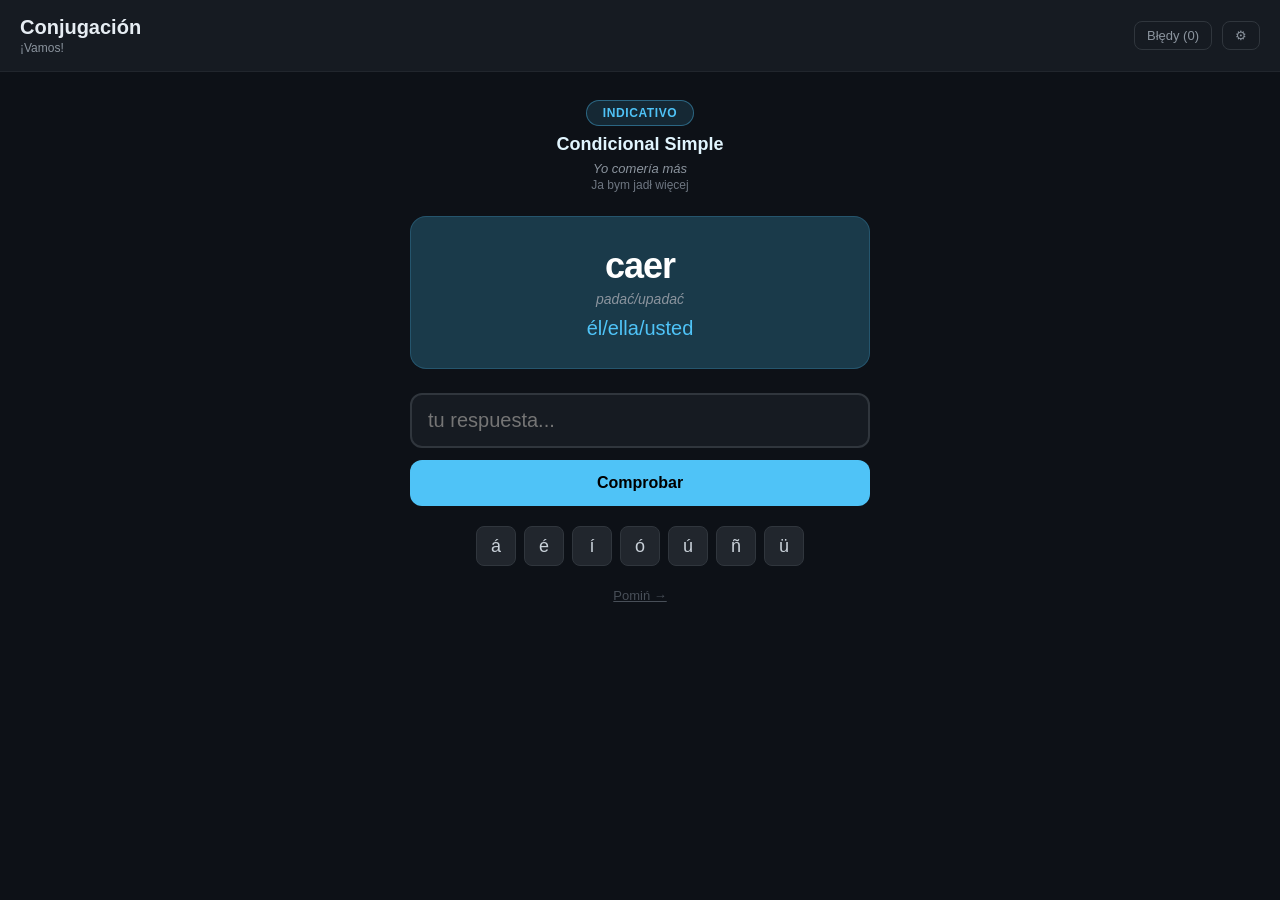
<file: conjugacion.html>
<!DOCTYPE html>
<html lang="es">
<head>
<meta charset="UTF-8">
<meta name="viewport" content="width=device-width, initial-scale=1.0, user-scalable=no">
<title>Conjugación Drill</title>
<style>
*{margin:0;padding:0;box-sizing:border-box;}
body{font-family:Inter,-apple-system,BlinkMacSystemFont,sans-serif;background:#0d1117;color:#e6edf3;min-height:100vh;min-height:100dvh;-webkit-tap-highlight-color:transparent;}
.hdr{background:#161b22;border-bottom:1px solid #21262d;padding:16px 20px;display:flex;justify-content:space-between;align-items:center;}
.hdr h1{font-size:20px;font-weight:700;}
.hdr .sub{font-size:12px;color:#8b949e;margin-top:2px;}
.hdr-btns{display:flex;gap:10px;align-items:center;}
.hdr-btns button{background:none;border:1px solid #30363d;color:#8b949e;border-radius:8px;padding:6px 12px;font-size:13px;cursor:pointer;}
.streak{font-size:13px;color:#f0883e;font-weight:600;}
.panel{padding:16px 20px;background:#161b22;border-bottom:1px solid #21262d;}
.panel-title{font-size:14px;font-weight:600;margin-bottom:12px;color:#c9d1d9;}
.mood-group{margin-bottom:14px;}
.mood-btn{border-radius:6px;padding:4px 10px;font-size:12px;font-weight:700;cursor:pointer;margin-bottom:6px;text-transform:uppercase;letter-spacing:0.06em;display:inline-block;}
.tense-list{display:flex;flex-wrap:wrap;gap:6px;margin-top:4px;}
.tense-item{display:flex;flex-direction:column;gap:2px;}
.tense-btn{border-radius:6px;padding:5px 10px;font-size:12px;cursor:pointer;}
.tense-ex{font-size:10px;color:#6e7681;padding-left:2px;max-width:160px;}
.start-btn{margin-top:8px;background:#238636;border:none;color:#fff;border-radius:8px;padding:10px 20px;font-size:14px;font-weight:600;cursor:pointer;width:100%;}
.err-panel{max-height:300px;overflow-y:auto;}
.err-item{background:#1c1215;border:1px solid #3d1f28;border-radius:8px;padding:10px 12px;margin-bottom:8px;font-size:13px;}
.err-meta{color:#8b949e;margin-bottom:4px;}
.err-wrong{color:#f85149;text-decoration:line-through;}
.err-right{color:#3fb950;font-weight:600;}
.drill{padding:28px 20px;max-width:500px;margin:0 auto;}
.badge{display:inline-block;border-radius:20px;padding:5px 16px;font-size:12px;font-weight:600;text-transform:uppercase;letter-spacing:0.05em;}
.tense-name{font-size:18px;font-weight:600;margin-top:8px;}
.tense-hint{font-size:13px;color:#8b949e;margin-top:6px;font-style:italic;}
.tense-hint-pl{font-size:12px;color:#6e7681;margin-top:2px;}
.card{border-radius:16px;padding:28px 20px;text-align:center;margin-bottom:24px;}
.card-verb{font-size:36px;font-weight:800;letter-spacing:-0.03em;color:#fff;margin-bottom:4px;}
.card-tr{font-size:14px;color:#8b949e;margin-bottom:10px;font-style:italic;}
.card-person{font-size:20px;font-weight:500;}
#ans{width:100%;padding:14px 16px;font-size:20px;font-weight:500;border-radius:12px;color:#e6edf3;outline:none;margin-bottom:12px;border:2px solid #30363d;background:#161b22;}
#ans.ok{background:#0d2818;border-color:#3fb950;}
#ans.bad{background:#1c1215;border-color:#f85149;}
.fb-ok{text-align:center;color:#3fb950;font-size:18px;font-weight:700;margin-bottom:16px;}
.fb-bad{text-align:center;margin-bottom:16px;}
.fb-bad-label{color:#f85149;font-size:15px;margin-bottom:6px;}
.fb-bad-ans{font-size:22px;font-weight:700;color:#3fb950;}
.next-btn{margin-top:14px;background:#21262d;border:1px solid #30363d;color:#c9d1d9;border-radius:10px;padding:10px 28px;font-size:15px;font-weight:600;cursor:pointer;}
.check-btn{width:100%;padding:14px;font-size:16px;font-weight:700;border:none;border-radius:12px;cursor:pointer;}
.accent-row{display:flex;justify-content:center;gap:8px;margin-top:20px;flex-wrap:wrap;}
.accent-btn{background:#21262d;border:1px solid #30363d;color:#c9d1d9;border-radius:8px;width:40px;height:40px;font-size:18px;cursor:pointer;display:flex;align-items:center;justify-content:center;}
.skip{text-align:center;margin-top:20px;}
.skip button{background:none;border:none;color:#484f58;font-size:13px;cursor:pointer;text-decoration:underline;}
.clear-btn{margin-top:10px;background:none;border:1px solid #3d1f28;color:#f85149;border-radius:8px;padding:6px 14px;font-size:12px;cursor:pointer;}
.stats-bar{display:flex;gap:16px;padding:12px 20px;background:#161b22;border-bottom:1px solid #21262d;font-size:12px;color:#8b949e;flex-wrap:wrap;}
.stats-bar span{color:#c9d1d9;font-weight:600;}
.hidden{display:none;}
</style>
</head>
<body>

<div id="app">
  <!-- HEADER -->
  <div class="hdr">
    <div><h1>Conjugación</h1><div class="sub" id="hdr-score">¡Vamos!</div></div>
    <div class="hdr-btns">
      <span class="streak hidden" id="streak-el"></span>
      <button id="btn-err" onclick="showView('errors')">Błędy (0)</button>
      <button onclick="showView('settings')">⚙</button>
    </div>
  </div>
  <div class="stats-bar hidden" id="stats-bar"></div>

  <!-- SETTINGS VIEW -->
  <div class="panel hidden" id="view-settings"></div>

  <!-- ERRORS VIEW -->
  <div class="panel err-panel hidden" id="view-errors"></div>

  <!-- DRILL VIEW -->
  <div class="drill" id="view-drill">
    <div style="text-align:center;margin-bottom:24px">
      <span class="badge" id="dr-mood"></span>
      <div class="tense-name" id="dr-tname"></div>
      <div class="tense-hint" id="dr-hex"></div>
      <div class="tense-hint-pl" id="dr-hpl"></div>
    </div>
    <div class="card" id="dr-card">
      <div class="card-verb" id="dr-verb"></div>
      <div class="card-tr" id="dr-tr"></div>
      <div class="card-person" id="dr-pers"></div>
    </div>
    <input id="ans" type="text" placeholder="tu respuesta..." autocomplete="off" autocapitalize="off" autocorrect="off" spellcheck="false">
    <div id="dr-feedback"></div>
    <div id="dr-action"></div>
    <div class="accent-row" id="accent-row"></div>
    <div class="skip"><button onclick="gen()">Pomiń →</button></div>
  </div>
</div>

<script>
// ============ CONJUGATION ENGINE ============
var HABER={pres:["he","has","ha","hemos","habéis","han"],impf:["había","habías","había","habíamos","habíais","habían"],fut:["habré","habrás","habrá","habremos","habréis","habrán"],cond:["habría","habrías","habría","habríamos","habríais","habrían"],presSub:["haya","hayas","haya","hayamos","hayáis","hayan"],impfSub:["hubiera","hubieras","hubiera","hubiéramos","hubierais","hubieran"]};
var ACC={a:"á",e:"é",i:"í",o:"ó",u:"ú",á:"á",é:"é",í:"í",ó:"ó",ú:"ú"};
function accentLast(s){for(var i=s.length-1;i>=0;i--)if(ACC[s[i]])return s.slice(0,i)+ACC[s[i]]+s.slice(i+1);return s;}

var VD={
hablar:{t:"ar",tr:"mówić"},comer:{t:"er",tr:"jeść"},vivir:{t:"ir",tr:"żyć/mieszkać"},
ser:{t:"er",tr:"być (stały)",pres:"soy,eres,es,somos,sois,son",pret:"fui,fuiste,fue,fuimos,fuisteis,fueron",impf:"era,eras,era,éramos,erais,eran",presSub:"sea,seas,sea,seamos,seáis,sean",part:"sido",impTu:"sé"},
estar:{t:"ar",tr:"być (chwilowy)",pres:"estoy,estás,está,estamos,estáis,están",pret:"estuve,estuviste,estuvo,estuvimos,estuvisteis,estuvieron",presSub:"esté,estés,esté,estemos,estéis,estén",part:"estado"},
tener:{t:"er",tr:"mieć",pres:"tengo,tienes,tiene,tenemos,tenéis,tienen",pret:"tuve,tuviste,tuvo,tuvimos,tuvisteis,tuvieron",presSub:"tenga,tengas,tenga,tengamos,tengáis,tengan",futS:"tendr",part:"tenido",impTu:"ten"},
hacer:{t:"er",tr:"robić",pres:"hago,haces,hace,hacemos,hacéis,hacen",pret:"hice,hiciste,hizo,hicimos,hicisteis,hicieron",presSub:"haga,hagas,haga,hagamos,hagáis,hagan",futS:"har",part:"hecho",impTu:"haz"},
ir:{t:"ir",tr:"iść/jechać",pres:"voy,vas,va,vamos,vais,van",pret:"fui,fuiste,fue,fuimos,fuisteis,fueron",impf:"iba,ibas,iba,íbamos,ibais,iban",presSub:"vaya,vayas,vaya,vayamos,vayáis,vayan",part:"ido",impTu:"ve",impVos:"id"},
poder:{t:"er",tr:"móc",pres:"puedo,puedes,puede,podemos,podéis,pueden",pret:"pude,pudiste,pudo,pudimos,pudisteis,pudieron",presSub:"pueda,puedas,pueda,podamos,podáis,puedan",futS:"podr",part:"podido"},
querer:{t:"er",tr:"chcieć",pres:"quiero,quieres,quiere,queremos,queréis,quieren",pret:"quise,quisiste,quiso,quisimos,quisisteis,quisieron",presSub:"quiera,quieras,quiera,queramos,queráis,quieran",futS:"querr",part:"querido"},
decir:{t:"ir",tr:"mówić/powiedzieć",pres:"digo,dices,dice,decimos,decís,dicen",pret:"dije,dijiste,dijo,dijimos,dijisteis,dijeron",presSub:"diga,digas,diga,digamos,digáis,digan",futS:"dir",part:"dicho",impTu:"di"},
saber:{t:"er",tr:"wiedzieć",pres:"sé,sabes,sabe,sabemos,sabéis,saben",pret:"supe,supiste,supo,supimos,supisteis,supieron",presSub:"sepa,sepas,sepa,sepamos,sepáis,sepan",futS:"sabr",part:"sabido"},
poner:{t:"er",tr:"kłaść/stawiać",pres:"pongo,pones,pone,ponemos,ponéis,ponen",pret:"puse,pusiste,puso,pusimos,pusisteis,pusieron",presSub:"ponga,pongas,ponga,pongamos,pongáis,pongan",futS:"pondr",part:"puesto",impTu:"pon"},
venir:{t:"ir",tr:"przychodzić",pres:"vengo,vienes,viene,venimos,venís,vienen",pret:"vine,viniste,vino,vinimos,vinisteis,vinieron",presSub:"venga,vengas,venga,vengamos,vengáis,vengan",futS:"vendr",part:"venido",impTu:"ven"},
salir:{t:"ir",tr:"wychodzić",pres:"salgo,sales,sale,salimos,salís,salen",presSub:"salga,salgas,salga,salgamos,salgáis,salgan",futS:"saldr",part:"salido",impTu:"sal"},
dar:{t:"ar",tr:"dawać",pres:"doy,das,da,damos,dais,dan",pret:"di,diste,dio,dimos,disteis,dieron",presSub:"dé,des,dé,demos,deis,den",part:"dado"},
ver:{t:"er",tr:"widzieć",pres:"veo,ves,ve,vemos,veis,ven",pret:"vi,viste,vio,vimos,visteis,vieron",impf:"veía,veías,veía,veíamos,veíais,veían",presSub:"vea,veas,vea,veamos,veáis,vean",part:"visto"},
conocer:{t:"er",tr:"znać",pres:"conozco,conoces,conoce,conocemos,conocéis,conocen",presSub:"conozca,conozcas,conozca,conozcamos,conozcáis,conozcan",part:"conocido"},
pensar:{t:"ar",tr:"myśleć",pres:"pienso,piensas,piensa,pensamos,pensáis,piensan",presSub:"piense,pienses,piense,pensemos,penséis,piensen"},
dormir:{t:"ir",tr:"spać",pres:"duermo,duermes,duerme,dormimos,dormís,duermen",pret:"dormí,dormiste,durmió,dormimos,dormisteis,durmieron",presSub:"duerma,duermas,duerma,durmamos,durmáis,duerman",part:"dormido"},
sentir:{t:"ir",tr:"czuć",pres:"siento,sientes,siente,sentimos,sentís,sienten",pret:"sentí,sentiste,sintió,sentimos,sentisteis,sintieron",presSub:"sienta,sientas,sienta,sintamos,sintáis,sientan",part:"sentido"},
pedir:{t:"ir",tr:"prosić",pres:"pido,pides,pide,pedimos,pedís,piden",pret:"pedí,pediste,pidió,pedimos,pedisteis,pidieron",presSub:"pida,pidas,pida,pidamos,pidáis,pidan",part:"pedido"},
jugar:{t:"ar",tr:"grać",pres:"juego,juegas,juega,jugamos,jugáis,juegan",presSub:"juegue,juegues,juegue,juguemos,juguéis,jueguen",part:"jugado"},
volver:{t:"er",tr:"wracać",pres:"vuelvo,vuelves,vuelve,volvemos,volvéis,vuelven",presSub:"vuelva,vuelvas,vuelva,volvamos,volváis,vuelvan",part:"vuelto"},
morir:{t:"ir",tr:"umierać",pres:"muero,mueres,muere,morimos,morís,mueren",pret:"morí,moriste,murió,morimos,moristeis,murieron",presSub:"muera,mueras,muera,muramos,muráis,mueran",part:"muerto"},
seguir:{t:"ir",tr:"kontynuować",pres:"sigo,sigues,sigue,seguimos,seguís,siguen",pret:"seguí,seguiste,siguió,seguimos,seguisteis,siguieron",presSub:"siga,sigas,siga,sigamos,sigáis,sigan",part:"seguido"},
empezar:{t:"ar",tr:"zaczynać",pres:"empiezo,empiezas,empieza,empezamos,empezáis,empiezan",presSub:"empiece,empieces,empiece,empecemos,empecéis,empiecen",part:"empezado"},
entender:{t:"er",tr:"rozumieć",pres:"entiendo,entiendes,entiende,entendemos,entendéis,entienden",presSub:"entienda,entiendas,entienda,entendamos,entendáis,entiendan",part:"entendido"},
perder:{t:"er",tr:"tracić/przegrywać",pres:"pierdo,pierdes,pierde,perdemos,perdéis,pierden",presSub:"pierda,pierdas,pierda,perdamos,perdáis,pierdan",part:"perdido"},
cerrar:{t:"ar",tr:"zamykać",pres:"cierro,cierras,cierra,cerramos,cerráis,cierran",presSub:"cierre,cierres,cierre,cerremos,cerréis,cierren",part:"cerrado"},
encontrar:{t:"ar",tr:"znajdować",pres:"encuentro,encuentras,encuentra,encontramos,encontráis,encuentran",presSub:"encuentre,encuentres,encuentre,encontremos,encontréis,encuentren",part:"encontrado"},
llegar:{t:"ar",tr:"przybywać",part:"llegado"},
llevar:{t:"ar",tr:"nosić/zabierać",part:"llevado"},
creer:{t:"er",tr:"wierzyć",pret:"creí,creíste,creyó,creímos,creísteis,creyeron",part:"creído"},
leer:{t:"er",tr:"czytać",pret:"leí,leíste,leyó,leímos,leísteis,leyeron",part:"leído"},
oír:{t:"ir",tr:"słyszeć",pres:"oigo,oyes,oye,oímos,oís,oyen",pret:"oí,oíste,oyó,oímos,oísteis,oyeron",presSub:"oiga,oigas,oiga,oigamos,oigáis,oigan",part:"oído",impTu:"oye"},
traer:{t:"er",tr:"przynosić",pres:"traigo,traes,trae,traemos,traéis,traen",pret:"traje,trajiste,trajo,trajimos,trajisteis,trajeron",presSub:"traiga,traigas,traiga,traigamos,traigáis,traigan",part:"traído"},
caer:{t:"er",tr:"padać/upadać",pres:"caigo,caes,cae,caemos,caéis,caen",pret:"caí,caíste,cayó,caímos,caísteis,cayeron",presSub:"caiga,caigas,caiga,caigamos,caigáis,caigan",part:"caído"},
conducir:{t:"ir",tr:"prowadzić (auto)",pres:"conduzco,conduces,conduce,conducimos,conducís,conducen",pret:"conduje,condujiste,condujo,condujimos,condujisteis,condujeron",presSub:"conduzca,conduzcas,conduzca,conduzcamos,conduzcáis,conduzcan",part:"conducido"},
producir:{t:"ir",tr:"produkować",pres:"produzco,produces,produce,producimos,producís,producen",pret:"produje,produjiste,produjo,produjimos,produjisteis,produjeron",presSub:"produzca,produzcas,produzca,produzcamos,produzcáis,produzcan",part:"producido"},
construir:{t:"ir",tr:"budować",pres:"construyo,construyes,construye,construimos,construís,construyen",pret:"construí,construiste,construyó,construimos,construisteis,construyeron",presSub:"construya,construyas,construya,construyamos,construyáis,construyan",part:"construido"},
huir:{t:"ir",tr:"uciekać",pres:"huyo,huyes,huye,huimos,huís,huyen",pret:"huí,huiste,huyó,huimos,huisteis,huyeron",presSub:"huya,huyas,huya,huyamos,huyáis,huyan",part:"huido"},
elegir:{t:"ir",tr:"wybierać",pres:"elijo,eliges,elige,elegimos,elegís,eligen",pret:"elegí,elegiste,eligió,elegimos,elegisteis,eligieron",presSub:"elija,elijas,elija,elijamos,elijáis,elijan",part:"elegido"},
medir:{t:"ir",tr:"mierzyć",pres:"mido,mides,mide,medimos,medís,miden",pret:"medí,mediste,midió,medimos,medisteis,midieron",presSub:"mida,midas,mida,midamos,midáis,midan",part:"medido"},
repetir:{t:"ir",tr:"powtarzać",pres:"repito,repites,repite,repetimos,repetís,repiten",pret:"repetí,repetiste,repitió,repetimos,repetisteis,repitieron",presSub:"repita,repitas,repita,repitamos,repitáis,repitan",part:"repetido"},
servir:{t:"ir",tr:"służyć/podawać",pres:"sirvo,sirves,sirve,servimos,servís,sirven",pret:"serví,serviste,sirvió,servimos,servisteis,sirvieron",presSub:"sirva,sirvas,sirva,sirvamos,sirváis,sirvan",part:"servido"},
mentir:{t:"ir",tr:"kłamać",pres:"miento,mientes,miente,mentimos,mentís,mienten",pret:"mentí,mentiste,mintió,mentimos,mentisteis,mintieron",presSub:"mienta,mientas,mienta,mintamos,mintáis,mientan",part:"mentido"},
preferir:{t:"ir",tr:"preferować/woleć",pres:"prefiero,prefieres,prefiere,preferimos,preferís,prefieren",pret:"preferí,preferiste,prefirió,preferimos,preferisteis,prefirieron",presSub:"prefiera,prefieras,prefiera,prefiramos,prefiráis,prefieran",part:"preferido"},
sugerir:{t:"ir",tr:"sugerować",pres:"sugiero,sugieres,sugiere,sugerimos,sugerís,sugieren",pret:"sugerí,sugeriste,sugirió,sugerimos,sugeristeis,sugirieron",presSub:"sugiera,sugieras,sugiera,sugiramos,sugiráis,sugieran",part:"sugerido"},
convertir:{t:"ir",tr:"zamieniać/konwertować",pres:"convierto,conviertes,convierte,convertimos,convertís,convierten",pret:"convertí,convertiste,convirtió,convertimos,convertisteis,convirtieron",presSub:"convierta,conviertas,convierta,convirtamos,convirtáis,conviertan",part:"convertido"},
};

var RE={pres:{ar:["o","as","a","amos","áis","an"],er:["o","es","e","emos","éis","en"],ir:["o","es","e","imos","ís","en"]},pret:{ar:["é","aste","ó","amos","asteis","aron"],er:["í","iste","ió","imos","isteis","ieron"],ir:["í","iste","ió","imos","isteis","ieron"]},impf:{ar:["aba","abas","aba","ábamos","abais","aban"],er:["ía","ías","ía","íamos","íais","ían"],ir:["ía","ías","ía","íamos","íais","ían"]},presSub:{ar:["e","es","e","emos","éis","en"],er:["a","as","a","amos","áis","an"],ir:["a","as","a","amos","áis","an"]}};
var FE=["é","ás","á","emos","éis","án"],COE=["ía","ías","ía","íamos","íais","ían"];

function gS(v){return v.slice(0,-2);}
function gT(v){var d=VD[v];return d?d.t:v.endsWith("ar")?"ar":v.endsWith("er")?"er":"ir";}
function gP(v){var d=VD[v];if(d&&d.part)return d.part;var t=gT(v),s=gS(v);return t==="ar"?s+"ado":s+"ido";}

function conj(v,tid,pi){
  var d=VD[v]||{t:gT(v),tr:"?"},tp=d.t,st=gS(v);
  if(tid==="preterito_perfecto")return HABER.pres[pi]+" "+gP(v);
  if(tid==="preterito_pluscuamperfecto")return HABER.impf[pi]+" "+gP(v);
  if(tid==="futuro_compuesto")return HABER.fut[pi]+" "+gP(v);
  if(tid==="condicional_compuesto")return HABER.cond[pi]+" "+gP(v);
  if(tid==="perfecto_sub")return HABER.presSub[pi]+" "+gP(v);
  if(tid==="pluscuamperfecto_sub")return HABER.impfSub[pi]+" "+gP(v);
  if(tid==="presente_ind"){if(d.pres)return d.pres.split(",")[pi];return st+RE.pres[tp][pi];}
  if(tid==="preterito_indefinido"){if(d.pret)return d.pret.split(",")[pi];return st+RE.pret[tp][pi];}
  if(tid==="preterito_imperfecto"){if(d.impf)return d.impf.split(",")[pi];return st+RE.impf[tp][pi];}
  if(tid==="futuro_simple")return(d.futS||v)+FE[pi];
  if(tid==="condicional_simple")return(d.futS||v)+COE[pi];
  if(tid==="presente_sub"){if(d.presSub)return d.presSub.split(",")[pi];return st+RE.presSub[tp][pi];}
  if(tid==="imperfecto_sub"){
    var p3=d.pret?d.pret.split(",")[5]:st+RE.pret[tp][5];
    var iS=p3.slice(0,-3);var ends=["ra","ras","ra","ramos","rais","ran"];
    if(pi===3)return accentLast(iS)+"ramos";return iS+ends[pi];
  }
  if(tid==="futuro_sub"){
    var p3f=d.pret?d.pret.split(",")[5]:st+RE.pret[tp][5];
    var fS=p3f.slice(0,-3);var fe=["re","res","re","remos","reis","ren"];
    if(pi===3)return accentLast(fS)+"remos";return fS+fe[pi];
  }
  if(tid==="imperativo_af"){
    var sf=d.presSub?d.presSub.split(","):null;
    if(!sf){sf=[];for(var s=0;s<6;s++)sf.push(st+RE.presSub[tp][s]);}
    if(pi===0){if(d.impTu)return d.impTu;var pf=d.pres?d.pres.split(","):null;return pf?pf[2]:st+RE.pres[tp][2];}
    if(pi===1)return sf[2];if(pi===2)return sf[3];
    if(pi===3){if(d.impVos)return d.impVos;return v.slice(0,-1)+"d";}
    if(pi===4)return sf[5];
  }
  if(tid==="imperativo_neg"){
    var sn=d.presSub?d.presSub.split(","):null;
    if(!sn){sn=[];for(var sn2=0;sn2<6;sn2++)sn.push(st+RE.presSub[tp][sn2]);}
    return"no "+sn[[1,2,3,4,5][pi]];
  }
  return"?";
}

// ============ TENSES & PERSONS ============
var TENSES=[
{id:"presente_ind",name:"Presente",mood:"Indicativo",ex:"Hablo español|Mówię po hiszpańsku"},
{id:"preterito_indefinido",name:"Pretérito Indefinido",mood:"Indicativo",ex:"Ayer comí pizza|Wczoraj zjadłem pizzę"},
{id:"preterito_imperfecto",name:"Pretérito Imperfecto",mood:"Indicativo",ex:"De niño jugaba mucho|Jako dziecko dużo grałem"},
{id:"preterito_perfecto",name:"Pretérito Perfecto",mood:"Indicativo",ex:"Hoy he dormido bien|Dziś dobrze spałem"},
{id:"preterito_pluscuamperfecto",name:"Pretérito Pluscuamperfecto",mood:"Indicativo",ex:"Ya había salido|Już wyszedłem (wcześniej)"},
{id:"futuro_simple",name:"Futuro Simple",mood:"Indicativo",ex:"Mañana iré al gym|Jutro pójdę na siłownię"},
{id:"condicional_simple",name:"Condicional Simple",mood:"Indicativo",ex:"Yo comería más|Ja bym jadł więcej"},
{id:"futuro_compuesto",name:"Futuro Compuesto",mood:"Indicativo",ex:"Habrá llegado ya|Pewnie już dotarł"},
{id:"condicional_compuesto",name:"Condicional Compuesto",mood:"Indicativo",ex:"Habría ido contigo|Byłbym poszedł z tobą"},
{id:"presente_sub",name:"Presente",mood:"Subjuntivo",ex:"Quiero que vengas|Chcę żebyś przyszedł"},
{id:"imperfecto_sub",name:"Imperfecto",mood:"Subjuntivo",ex:"Si tuviera dinero...|Gdybym miał pieniądze..."},
{id:"perfecto_sub",name:"Perfecto",mood:"Subjuntivo",ex:"Espero que hayas comido|Mam nadzieję, że zjadłeś"},
{id:"pluscuamperfecto_sub",name:"Pluscuamperfecto",mood:"Subjuntivo",ex:"Si hubiera sabido...|Gdybym był wiedział..."},
{id:"futuro_sub",name:"Futuro",mood:"Subjuntivo",ex:"Donde fuere...|Gdziekolwiek pójdzie... (archaiczny)"},
{id:"imperativo_af",name:"Imperativo Afirmativo",mood:"Imperativo",ex:"¡Habla! ¡Come!|Mów! Jedz!"},
{id:"imperativo_neg",name:"Imperativo Negativo",mood:"Imperativo",ex:"¡No hables!|Nie mów!"},
];
var PERSONS=[{l:"yo"},{l:"tú"},{l:"él/ella/usted"},{l:"nosotros"},{l:"vosotros"},{l:"ellos/ustedes"}];
var IMP_P=[{l:"tú"},{l:"usted"},{l:"nosotros"},{l:"vosotros"},{l:"ustedes"}];
var VERBS=Object.keys(VD);
var MCOL={Indicativo:{bg:"#1a3a4a",ac:"#4fc3f7",lt:"#e1f5fe"},Subjuntivo:{bg:"#3a1a4a",ac:"#ce93d8",lt:"#f3e5f5"},Imperativo:{bg:"#4a3a1a",ac:"#ffb74d",lt:"#fff3e0"}};

// ============ STATE ============
var actT=TENSES.map(function(t){return t.id;});
var cur=null,status="idle",correctAns="",score={c:0,w:0},errs=[],streak=0;

function load(){try{var s=localStorage.getItem("conj2");if(s){var p=JSON.parse(s);errs=p.e||[];score=p.s||{c:0,w:0};actT=p.t||actT;}}catch(e){}}
function save(){try{localStorage.setItem("conj2",JSON.stringify({e:errs,s:score,t:actT}));}catch(e){}}

function pick(a){return a[Math.floor(Math.random()*a.length)];}

// ============ DOM REFS ============
var $=function(id){return document.getElementById(id);};

// ============ ACCENT BUTTONS (one-time setup) ============
function setupAccents(){
  var row=$("accent-row");row.innerHTML="";
  ["á","é","í","ó","ú","ñ","ü"].forEach(function(ch){
    var b=document.createElement("button");
    b.className="accent-btn";b.textContent=ch;
    b.addEventListener("click",function(e){
      e.preventDefault();
      var inp=$("ans");
      var pos=inp.selectionStart||inp.value.length;
      inp.value=inp.value.slice(0,pos)+ch+inp.value.slice(pos);
      inp.focus();
      inp.setSelectionRange(pos+1,pos+1);
    });
    row.appendChild(b);
  });
}

// ============ INPUT HANDLER (no re-render!) ============
function setupInput(){
  var inp=$("ans");
  inp.addEventListener("keydown",function(e){
    if(e.key==="Enter"){
      if(status==="wrong")gen();
      else if(status==="idle")checkAns();
    }
  });
}

// ============ VIEWS ============
function showView(v){
  $("view-drill").classList.add("hidden");
  $("view-settings").classList.add("hidden");
  $("view-errors").classList.add("hidden");
  if(v==="settings"){renderSettings();$("view-settings").classList.remove("hidden");}
  else if(v==="errors"){renderErrors();$("view-errors").classList.remove("hidden");}
  else{$("view-drill").classList.remove("hidden");}
}

function updateHeader(){
  var total=score.c+score.w;
  var pct=total>0?Math.round(score.c/total*100):0;
  $("hdr-score").textContent=total>0?pct+"% · "+score.c+"✓ "+score.w+"✗":"¡Vamos!";
  $("btn-err").textContent="Błędy ("+errs.length+")";
  var se=$("streak-el");
  if(streak>=3){se.textContent="🔥 "+streak;se.classList.remove("hidden");}
  else se.classList.add("hidden");
  var sb=$("stats-bar");
  if(total>0){
    var mm=getMostMissed();
    sb.innerHTML="Sesja: <span>"+total+"</span> · Seria: <span>"+streak+"</span>"+(mm?" · Najczęstszy: <span>"+mm+"</span>":"");
    sb.classList.remove("hidden");
  }else sb.classList.add("hidden");
}

function getMostMissed(){
  if(!errs.length)return null;
  var c={};errs.forEach(function(e){c[e.v]=(c[e.v]||0)+1;});
  var mx=0,w="";for(var k in c)if(c[k]>mx){mx=c[k];w=k;}
  return mx>1?w+" ("+mx+"x)":null;
}

// ============ GENERATE ============
function gen(){
  if(!actT.length)return;
  var t=pick(TENSES.filter(function(x){return actT.indexOf(x.id)>=0;}));
  var isImp=t.mood==="Imperativo";
  cur={v:pick(VERBS),p:pick(isImp?IMP_P:PERSONS),t:t,isImp:isImp};
  status="idle";correctAns="";
  showView("drill");
  renderDrill();
  var inp=$("ans");inp.value="";inp.disabled=false;inp.className="";
  setTimeout(function(){inp.focus();},50);
}

// ============ CHECK ============
function checkAns(){
  var inp=$("ans");
  var val=inp.value.trim();
  if(!val||status!=="idle")return;
  var pi=cur.isImp?IMP_P.indexOf(cur.p):PERSONS.indexOf(cur.p);
  var correct=conj(cur.v,cur.t.id,pi);
  var norm=val.toLowerCase(),normC=correct.toLowerCase();
  var ok=norm===normC;
  if(!ok&&cur.t.id==="imperfecto_sub"){
    var se=correct.replace(/ra$/,"se").replace(/ras$/,"ses").replace(/ramos$/,"semos").replace(/rais$/,"seis").replace(/ran$/,"sen");
    if(norm===se.toLowerCase())ok=true;
  }
  if(ok){
    status="correct";score.c++;streak++;
    inp.className="ok";inp.disabled=true;
    $("dr-feedback").innerHTML='<div class="fb-ok">¡Correcto! ✓</div>';
    $("dr-action").innerHTML="";
    save();updateHeader();
    setTimeout(gen,900);
  }else{
    status="wrong";correctAns=correct;score.w++;streak=0;
    inp.className="bad";inp.disabled=true;
    errs.unshift({v:cur.v,pe:cur.p.l,te:cur.t.name+" ("+cur.t.mood+")",y:val,c:correct});
    if(errs.length>100)errs=errs.slice(0,100);
    $("dr-feedback").innerHTML='<div class="fb-bad"><div class="fb-bad-label">Incorrecto</div><div class="fb-bad-ans">'+correct+'</div></div>';
    $("dr-action").innerHTML='<button class="next-btn" onclick="gen()">Siguiente →</button>';
    save();updateHeader();
  }
}

// ============ RENDER DRILL (no input re-creation) ============
function renderDrill(){
  if(!cur)return;
  var mc=MCOL[cur.t.mood];
  var ex=cur.t.ex.split("|");
  var vTr=VD[cur.v]?VD[cur.v].tr:"";
  $("dr-mood").style.cssText="background:"+mc.ac+"22;border:1px solid "+mc.ac+"66;color:"+mc.ac;
  $("dr-mood").textContent=cur.t.mood;
  $("dr-tname").style.color=mc.lt;
  $("dr-tname").textContent=cur.t.name;
  $("dr-hex").textContent=ex[0];
  $("dr-hpl").textContent=ex[1];
  $("dr-card").style.cssText="background:"+mc.bg+";border:1px solid "+mc.ac+"33;border-radius:16px;padding:28px 20px;text-align:center;margin-bottom:24px;";
  $("dr-verb").textContent=cur.v;
  $("dr-tr").textContent=vTr;
  $("dr-pers").style.color=mc.ac;
  $("dr-pers").textContent=cur.p.l;
  $("dr-feedback").innerHTML="";
  $("dr-action").innerHTML='<button class="check-btn" onclick="checkAns()" style="background:'+mc.ac+';color:#000">Comprobar</button>';
  updateHeader();
}

// ============ RENDER SETTINGS ============
function renderSettings(){
  var h='<div class="panel-title">Wybierz czasy do ćwiczeń:</div>';
  ["Indicativo","Subjuntivo","Imperativo"].forEach(function(mood){
    var mTs=TENSES.filter(function(t){return t.mood===mood;});
    var col=MCOL[mood];
    var allOn=mTs.every(function(t){return actT.indexOf(t.id)>=0;});
    h+='<div class="mood-group">';
    h+='<button class="mood-btn" onclick="togMood(\''+mood+'\')" style="background:'+(allOn?col.ac+'22':'transparent')+';border:1px solid '+col.ac+'55;color:'+col.ac+'">'+mood+(allOn?' ✓':'')+'</button>';
    h+='<div class="tense-list">';
    mTs.forEach(function(t){
      var on=actT.indexOf(t.id)>=0;
      h+='<div class="tense-item"><button class="tense-btn" onclick="togT(\''+t.id+'\')" style="background:'+(on?col.ac+'33':'#21262d')+';border:1px solid '+(on?col.ac:'#30363d')+';color:'+(on?col.lt:'#484f58')+'">'+t.name+'</button>';
      h+='<div class="tense-ex">'+t.ex.split("|")[0]+'</div></div>';
    });
    h+='</div></div>';
  });
  h+='<button class="start-btn" onclick="gen()">Empezar ▸</button>';
  $("view-settings").innerHTML=h;
}

// ============ RENDER ERRORS ============
function renderErrors(){
  var h='';
  if(errs.length>0){
    h+='<div style="display:flex;justify-content:space-between;align-items:center;margin-bottom:10px"><div class="panel-title" style="margin:0;color:#f85149">Twoje błędy (zapisane):</div>';
    h+='<button class="clear-btn" onclick="clearErrs()">Wyczyść</button></div>';
    errs.forEach(function(e){
      h+='<div class="err-item"><div class="err-meta">'+e.v+' · '+e.pe+' · '+e.te+'</div>';
      h+='<div><span class="err-wrong">'+e.y+'</span> → <span class="err-right">'+e.c+'</span></div></div>';
    });
  }else{
    h+='<div style="text-align:center;color:#8b949e;padding:20px">Brak błędów — tak trzymaj!</div>';
  }
  h+='<button class="start-btn" onclick="gen()" style="margin-top:12px;background:#21262d">← Wróć</button>';
  $("view-errors").innerHTML=h;
}

function clearErrs(){if(confirm("Wyczyścić?")){errs=[];save();renderErrors();updateHeader();}}
function togT(id){var i=actT.indexOf(id);if(i>=0)actT.splice(i,1);else actT.push(id);save();renderSettings();}
function togMood(mood){
  var ids=TENSES.filter(function(t){return t.mood===mood;}).map(function(t){return t.id;});
  var allOn=ids.every(function(id){return actT.indexOf(id)>=0;});
  if(allOn)ids.forEach(function(id){var i=actT.indexOf(id);if(i>=0)actT.splice(i,1);});
  else ids.forEach(function(id){if(actT.indexOf(id)<0)actT.push(id);});
  save();renderSettings();
}

// ============ INIT ============
load();setupAccents();setupInput();gen();
</script>
</body>
</html>
</file>
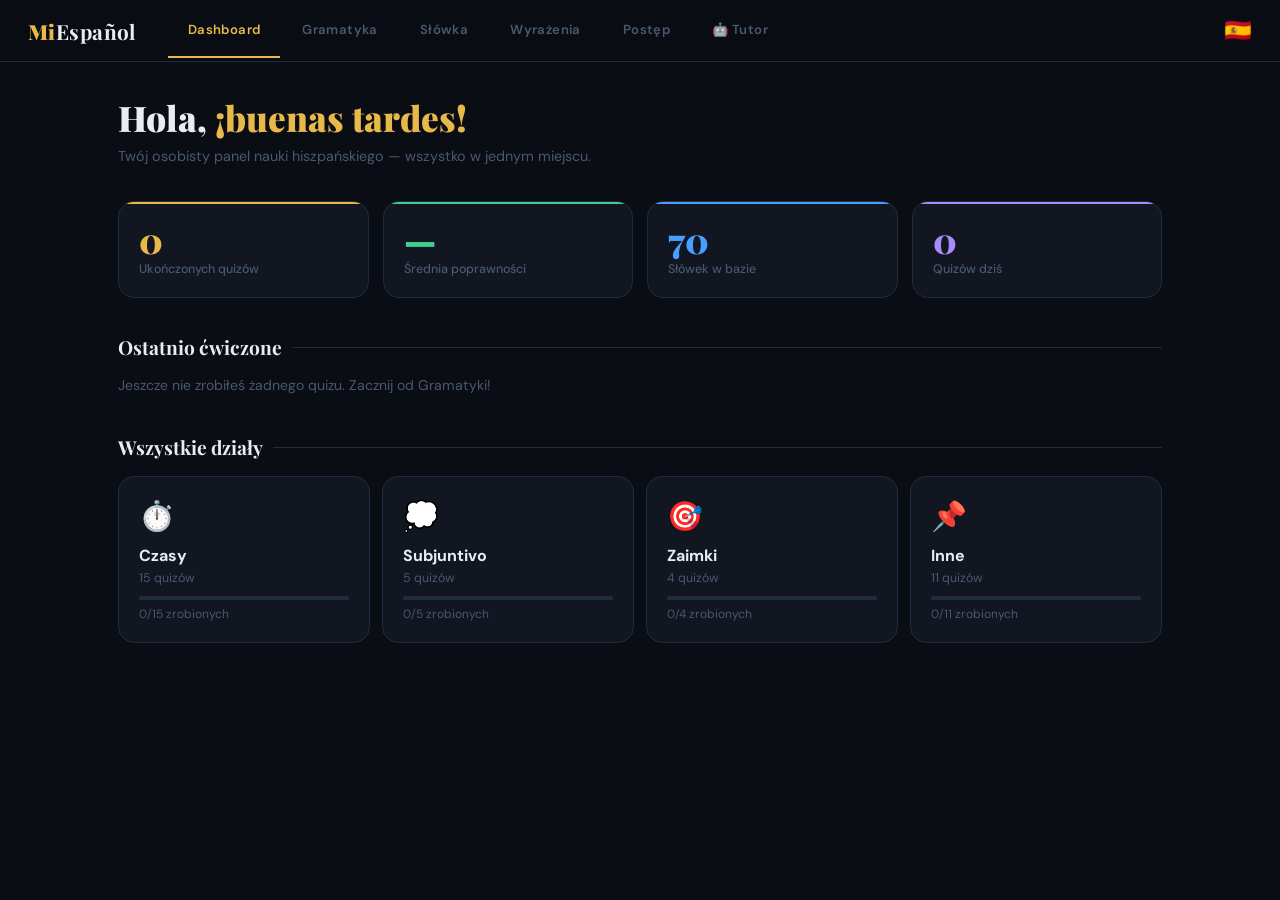
<file: index (1).html>
<!DOCTYPE html>
<html lang="pl">
<head>
<meta charset="UTF-8">
<meta name="viewport" content="width=device-width, initial-scale=1.0">
<title>MiEspañol — Panel Nauki</title>
<link href="https://fonts.googleapis.com/css2?family=Playfair+Display:wght@700;900&family=DM+Sans:wght@300;400;500;600;700&display=swap" rel="stylesheet">
  <link rel="stylesheet" href="style.css">
</head>
<body>
<nav>
  <div class="nav-top">
    <div class="nav-logo">Mi<span>Español</span></div>
    <div class="nav-tabs">
      <button class="nav-tab active" onclick="showPage('dashboard')">Dashboard</button>
      <button class="nav-tab" onclick="showPage('grammar')">Gramatyka</button>
      <button class="nav-tab" onclick="showPage('vocab')">Słówka</button>
      <button class="nav-tab" onclick="showPage('wyrazenia')">Wyrażenia</button>
      <button class="nav-tab" onclick="showPage('stats')">Postęp</button>
      <button class="nav-tab" onclick="showPage('tutor')">🤖 Tutor</button>
    </div>
    <div class="nav-flag">🇪🇸</div>
  </div>
  <!-- GRAMMAR SUBMENU -->
  <div class="subnav" id="grammar-subnav">
    <button class="subnav-tab active" onclick="showGrammarSection('czasy', this)">⏱️ Czasy</button>
    <button class="subnav-tab" onclick="showGrammarSection('subjuntivo', this)">💭 Subjuntivo</button>
    <button class="subnav-tab" onclick="showGrammarSection('zaimki', this)">🎯 Zaimki</button>
    <button class="subnav-tab" onclick="showGrammarSection('inne', this)">📌 Inne</button>
    <button class="subnav-tab" onclick="showGrammarSection('spojniki', this)">🔗 Spójniki</button>
  </div>
  <!-- CZASY SUBMENU -->
  <div class="subnav2" id="czasy-subnav">
    <button class="subnav2-tab active" onclick="showCzasSection('presente', this)">🌀 Presente</button>
    <button class="subnav2-tab" onclick="showCzasSection('preterito', this)">📜 Pretérito</button>
    <button class="subnav2-tab" onclick="showCzasSection('condicional', this)">🔮 Condicional</button>
    <button class="subnav2-tab" onclick="showCzasSection('perfecto', this)">✅ Perfecto</button>
    <button class="subnav2-tab" onclick="showCzasSection('futuro', this)">🚀 Futuro</button>
    <button class="subnav2-tab" onclick="showCzasSection('pluscuamperfecto', this)">⏪ Pluscuam</button>
  </div>
</nav>

<!-- DASHBOARD -->
<div class="page active" id="page-dashboard">
  <div class="welcome">
    <h2>Hola, <em>¡buenas tardes!</em></h2>
    <p>Twój osobisty panel nauki hiszpańskiego — wszystko w jednym miejscu.</p>
  </div>
  <div class="stats-row">
    <div class="stat-card s1"><div class="stat-n" id="stat-quizzes">0</div><div class="stat-l">Ukończonych quizów</div></div>
    <div class="stat-card s2"><div class="stat-n" id="stat-correct">—</div><div class="stat-l">Średnia poprawności</div></div>
    <div class="stat-card s3"><div class="stat-n" id="stat-words">70</div><div class="stat-l">Słówek w bazie</div></div>
    <div class="stat-card s4"><div class="stat-n" id="stat-streak">0</div><div class="stat-l">Quizów dziś</div></div>
  </div>
  <div class="section-title">Ostatnio ćwiczone</div>
  <div class="quiz-grid" id="recent-cards"></div>
  <div class="section-title">Wszystkie działy</div>
  <div style="display:grid;grid-template-columns:repeat(auto-fill,minmax(200px,1fr));gap:12px;margin-bottom:32px;" id="section-cards"></div>
</div>

<!-- GRAMMAR PAGE -->
<div class="page" id="page-grammar">

  <!-- CZASY -->
  <div class="subpage active" id="grammar-czasy">

    <!-- PRESENTE -->
    <div class="czas-section active" id="czas-presente">
      <div class="welcome">
        <h2>🌀 <em>Presente</em></h2>
        <p>Czas teraźniejszy — nieregularne formy, wyjątki i grupy zmian.</p>
      </div>
      <div class="theory-box">
        <div class="theory-toggle" onclick="toggleTheory('presente-theory')">📖 Teoria — Presente Irregular <span id="presente-theory-arrow">▼</span></div>
        <div class="theory-body" id="presente-theory">
          <h3>Presente de Indicativo — wyjątki</h3>
          <div class="t-rule"><strong class="gold">Nieregularne YO (-go):</strong> tengo, hago, salgo, pongo, vengo, digo, traigo, oigo, caigo. Reszta odmiany regularna (lub e→ie)!</div>
          <div class="t-rule"><strong class="gold">e→ie:</strong> querer, tener, empezar, cerrar, entender, preferir, venir (+ yo: vengo). Nosotros/vosotros BEZ zmiany.</div>
          <div class="t-rule"><strong class="gold">o→ue:</strong> poder, volver, dormir, encontrar, jugar (u→ue!). Nosotros/vosotros BEZ zmiany.</div>
          <div class="t-rule"><strong class="gold">e→i (tylko -IR):</strong> pedir, servir, seguir, conseguir, reír. Nosotros/vosotros BEZ zmiany.</div>
          <div class="t-rule"><strong class="gold">Całkowicie nieregularne:</strong> ser (soy/eres/es/somos/sois/son), ir (voy/vas/va/vamos/vais/van), estar (estoy...), haber (he/has/ha/hemos/habéis/han).</div>
          <table>
            <tr><th>Grupa</th><th>Przykłady</th><th>YO</th><th>ÉL</th></tr>
            <tr><td class="gold">-go YO</td><td>tener, hacer, salir</td><td>tengo, hago, salgo</td><td>tiene, hace, sale</td></tr>
            <tr><td class="gold">e→ie</td><td>querer, empezar</td><td>quiero, empiezo</td><td>quiere, empieza</td></tr>
            <tr><td class="gold">o→ue</td><td>poder, volver</td><td>puedo, vuelvo</td><td>puede, vuelve</td></tr>
            <tr><td class="gold">e→i</td><td>pedir, seguir</td><td>pido, sigo</td><td>pide, sigue</td></tr>
          </table>
        </div>
      </div>
      <div class="section-title">Quizy — Presente</div>
      <div class="quiz-grid" id="presente-quizzes"></div>
    </div>

    <!-- PRETERITO -->
    <div class="czas-section" id="czas-preterito">
      <div class="welcome">
        <h2>📜 <em>Pretérito</em></h2>
        <p>Indefinido i Imperfecto — kiedy używać którego i najważniejsze wyjątki.</p>
      </div>
      <div class="theory-box">
        <div class="theory-toggle" onclick="toggleTheory('preterito-theory')">📖 Teoria — Pretérito Indefinido vs Imperfecto <span id="preterito-theory-arrow">▼</span></div>
        <div class="theory-body" id="preterito-theory">
          <h3>Indefinido — zakończona akcja</h3>
          <div class="t-rule">Użyj gdy akcja jest <strong class="gold">zakończona</strong>, konkretna, jednorazowa. Ayer <strong class="gold">comí</strong> pizza. El año pasado <strong class="gold">fui</strong> a España.</div>
          <div class="t-rule"><strong>Wyjątki nieregularne:</strong> ser/ir → fui/fuiste/fue | tener → tuve | estar → estuve | hacer → hice/hizo | poder → pude | querer → quise | venir → vine | decir → dije | traer → traje</div>
          <div class="t-rule"><strong>Zmiany w él/ellos:</strong> e→i: pidió/pidieron | o→u: durmió/durmieron | i→y: leyó/leyeron (leer, oír)</div>
          <h3 style="margin-top:16px;">Imperfecto — tło i nawyki</h3>
          <div class="t-rule">Użyj gdy opisujesz <strong class="gold">tło</strong>, nawyk lub stan w przeszłości. De niño <strong class="gold">jugaba</strong> al fútbol. Hacía frío cuando <strong class="gold">llegué</strong>.</div>
          <div class="t-rule"><strong>Tylko 3 nieregularne:</strong> ser → era/eras/era | ir → iba/ibas/iba | ver → veía/veías/veía</div>
          <table>
            <tr><th></th><th>Indefinido</th><th>Imperfecto</th></tr>
            <tr><td>konkretna akcja</td><td class="green">✅</td><td class="red">❌</td></tr>
            <tr><td>nawyk w przeszłości</td><td class="red">❌</td><td class="green">✅</td></tr>
            <tr><td>opis / tło</td><td class="red">❌</td><td class="green">✅</td></tr>
            <tr><td>ayer, una vez</td><td class="green">✅</td><td class="red">❌</td></tr>
            <tr><td>siempre, antes</td><td class="red">❌</td><td class="green">✅</td></tr>
          </table>
        </div>
      </div>
      <div class="section-title">Quizy — Pretérito</div>
      <div class="quiz-grid" id="preterito-quizzes"></div>
    </div>

    <!-- CONDICIONAL -->
    <div class="czas-section" id="czas-condicional">
      <div class="welcome">
        <h2>🔮 <em>Condicional</em></h2>
        <p>Tryb warunkowy — grzeczne prośby, hipotezy, marzenia.</p>
      </div>
      <div class="theory-box">
        <div class="theory-toggle" onclick="toggleTheory('cond-theory')">📖 Teoria — Condicional Simple <span id="cond-theory-arrow">▼</span></div>
        <div class="theory-body" id="cond-theory">
          <h3>Condicional Simple — tworzenie</h3>
          <div class="t-rule"><strong class="gold">Regularne:</strong> bezokolicznik + -ía/-ías/-ía/-íamos/-íais/-ían. Tak samo dla -AR, -ER, -IR!</div>
          <div class="t-rule"><strong class="gold">Nieregularne rdzenie</strong> (te same co futuro!): tener→tendr-, venir→vendr-, salir→saldr-, poder→podr-, poner→pondr-, saber→sabr-, querer→querr-, hacer→har-, decir→dir-, haber→habr-</div>
          <table>
            <tr><th>Użycie</th><th>Przykład</th></tr>
            <tr><td>Grzeczna prośba</td><td class="gold">¿Podrías ayudarme?</td></tr>
            <tr><td>Marzenie / hipoteza</td><td class="gold">Me gustaría vivir en España.</td></tr>
            <tr><td>Rada</td><td class="gold">Yo en tu lugar, hablaría con él.</td></tr>
            <tr><td>Warunek</td><td class="gold">Si tuviera dinero, viajaría.</td></tr>
          </table>
        </div>
      </div>
      <div class="section-title">Quizy — Condicional</div>
      <div class="quiz-grid" id="condicional-quizzes"></div>
    </div>

    <!-- PERFECTO -->
    <div class="czas-section" id="czas-perfecto">
      <div class="welcome">
        <h2>✅ <em>Pretérito Perfecto</em></h2>
        <p>He comido, has visto — akcje z perspektywy teraźniejszości, doświadczenia życiowe.</p>
      </div>
      <div class="theory-box">
        <div class="theory-toggle" onclick="toggleTheory('perfecto-theory')">📖 Teoria — Pretérito Perfecto <span id="perfecto-theory-arrow">▼</span></div>
        <div class="theory-body" id="perfecto-theory">
          <h3>Tworzenie: haber + participio</h3>
          <div class="t-rule"><strong class="gold">haber:</strong> he / has / ha / hemos / habéis / han</div>
          <div class="t-rule"><strong class="gold">Participio regularne:</strong> hablar → habl<strong class="gold">ado</strong> | comer → com<strong class="gold">ido</strong> | vivir → viv<strong class="gold">ido</strong></div>
          <div class="t-rule"><strong class="gold">Participio nieregularne (na pamięć!):</strong> abrir→abierto | decir→dicho | escribir→escrito | hacer→hecho | morir→muerto | poner→puesto | romper→roto | ver→visto | volver→vuelto</div>
          <h3 style="margin-top:16px;">Kiedy używać?</h3>
          <div class="t-rule">✅ Akcja w okresie który <strong class="gold">jeszcze trwa</strong> — Hoy <strong class="gold">he comido</strong> pizza. Este año <strong class="gold">he viajado</strong> mucho.</div>
          <div class="t-rule">✅ <strong class="gold">Doświadczenia życiowe</strong> — Nunca <strong class="gold">he estado</strong> en Japón. ¿Alguna vez <strong class="gold">has probado</strong> el sushi?</div>
          <div class="t-rule">✅ Akcja <strong class="gold">właśnie zakończona</strong> — Se <strong class="gold">ha roto</strong> la ventana.</div>
          <table>
            <tr><th>Perfecto ✅</th><th>Indefinido ✅</th></tr>
            <tr><td class="gold">Hoy he comido...</td><td class="gold">Ayer comí...</td></tr>
            <tr><td class="gold">Este año he viajado...</td><td class="gold">El año pasado viajé...</td></tr>
            <tr><td class="gold">Nunca he visto...</td><td class="gold">Lo vi hace dos años.</td></tr>
            <tr><td>hoy, esta semana, nunca, ya, alguna vez</td><td>ayer, el lunes, en 2020, hace X años</td></tr>
          </table>
        </div>
      </div>
      <div class="section-title">Quizy — Pretérito Perfecto</div>
      <div class="quiz-grid" id="perfecto-quizzes"></div>
    </div>

    <!-- FUTURO -->
    <div class="czas-section" id="czas-futuro">
      <div class="welcome">
        <h2>🚀 <em>Futuro Simple</em></h2>
        <p>Hablaré, tendrás — przyszłość, obietnice, hipotezy o teraźniejszości.</p>
      </div>
      <div class="theory-box">
        <div class="theory-toggle" onclick="toggleTheory('futuro-theory')">📖 Teoria — Futuro Simple <span id="futuro-theory-arrow">▼</span></div>
        <div class="theory-body" id="futuro-theory">
          <h3>Tworzenie: bezokolicznik + końcówki</h3>
          <div class="t-rule"><strong class="gold">Końcówki (dla WSZYSTKICH czasowników):</strong> -é / -ás / -á / -emos / -éis / -án</div>
          <div class="t-rule">hablar → hablar<strong class="gold">é</strong>, hablar<strong class="gold">ás</strong>... &nbsp;|&nbsp; comer → comer<strong class="gold">é</strong>... &nbsp;|&nbsp; vivir → vivir<strong class="gold">é</strong>...</div>
          <h3 style="margin-top:16px;">Nieregularne rdzenie — te same co Condicional!</h3>
          <div class="t-rule"><strong class="gold">tendr-</strong> (tener) | <strong class="gold">vendr-</strong> (venir) | <strong class="gold">saldr-</strong> (salir) | <strong class="gold">podr-</strong> (poder) | <strong class="gold">pondr-</strong> (poner) | <strong class="gold">sabr-</strong> (saber) | <strong class="gold">querr-</strong> (querer) | <strong class="gold">har-</strong> (hacer) | <strong class="gold">dir-</strong> (decir) | <strong class="gold">habr-</strong> (haber)</div>
          <div class="t-rule">💡 Znasz Condicional? Zmień tylko końcówkę: tendr<strong class="red">ía</strong> → tendr<strong class="gold">é</strong></div>
          <table>
            <tr><th>Użycie</th><th>Przykład</th></tr>
            <tr><td>Przyszłość / plan</td><td class="gold">Mañana iré al médico.</td></tr>
            <tr><td>Obietnica</td><td class="gold">Te llamaré esta tarde.</td></tr>
            <tr><td>Hipoteza o teraźniejszości</td><td class="gold">¿Dónde estará Ana?</td></tr>
            <tr><td>Cuando + subjuntivo</td><td class="gold">Cuando llegues, hablaremos.</td></tr>
          </table>
          <div class="t-rule">⚡ <strong>Futuro vs Condicional:</strong> Hablar<strong class="gold">é</strong> con él. (porozmawiam) vs Hablar<strong class="red">ía</strong> con él, pero... (rozmawiałbym)</div>
        </div>
      </div>
      <div class="section-title">Quizy — Futuro Simple</div>
      <div class="quiz-grid" id="futuro-quizzes"></div>
    </div><!-- end czas-futuro -->

    <div class="czas-section" id="czas-pluscuamperfecto">
      <div class="welcome"><h3>⏪ Pluscuamperfecto</h3><p>Zaprzeszłość — akcja która wydarzyła się przed inną przeszłą akcją.</p></div>
      <div class="theory-box" style="border-left-color: var(--purple); margin-top: 24px;">
        <div class="theory-toggle" onclick="toggleTheory('pluscuam-theory')">📖 Teoria — Pluscuamperfecto <span id="pluscuam-theory-arrow">▼</span></div>
        <div class="theory-body" id="pluscuam-theory">
          <h3>Tworzenie: había/habías/había... + participio</h3>
          <div class="t-rule">yo <strong class="gold">había</strong> | tú <strong class="gold">habías</strong> | él <strong class="gold">había</strong> | nosotros <strong class="gold">habíamos</strong> | vosotros <strong class="gold">habíais</strong> | ellos <strong class="gold">habían</strong> + participio</div>
          <h3 style="margin-top:14px;">Kiedy używać?</h3>
          <div class="t-rule">⏪ Akcja która wydarzyła się <strong class="gold">PRZED</strong> inną przeszłą akcją:<br>
            Cuando llegué, mi madre ya <strong class="gold">había cocinado</strong>. (najpierw ugotowała, potem wróciłem)<br>
            No pude entrar porque <strong class="gold">había olvidado</strong> las llaves. (najpierw zapomniał, potem nie mógł wejść)
          </div>
          <table>
            <tr><th></th><th>Kiedy?</th><th>Przykład</th></tr>
            <tr><td class="gold">Indefinido</td><td>akcja w przeszłości</td><td>Ayer comí pizza.</td></tr>
            <tr><td class="gold">Pluscuamperfecto</td><td>PRZED inną przeszłą akcją</td><td>Cuando llegué, ya había comido.</td></tr>
          </table>
          <div class="t-rule">💡 Słowa klucze: <strong class="gold">ya</strong> (już) | <strong class="gold">todavía no</strong> (jeszcze nie) | <strong class="gold">nunca antes</strong> (nigdy wcześniej) | <strong class="gold">cuando</strong> + indefinido</div>
        </div>
      </div>
      <div class="section-title">Quizy — Pluscuamperfecto</div>
      <div class="quiz-grid" id="pluscuamperfecto-quizzes"></div></div>

    </div><!-- end czas-pluscuamperfecto -->

  </div><!-- end grammar-czasy -->

  <!-- SUBJUNTIVO -->
  <div class="subpage" id="grammar-subjuntivo">
    <div class="welcome">
      <h2>💭 <em>Subjuntivo</em></h2>
      <p>Tryb łączący — życzenia, emocje, wątpliwości, gdy w zdaniu są dwa podmioty.</p>
    </div>
    <div class="theory-box">
      <div class="theory-toggle" onclick="toggleTheory('subj-theory')">📖 Teoria — kiedy używać subjuntivo <span id="subj-theory-arrow">▼</span></div>
      <div class="theory-body" id="subj-theory">
        <h3>Presente de Subjuntivo</h3>
        <p><strong>Jak tworzyć:</strong> forma YO → odetnij -o → dodaj końcówki przeciwne (-AR → -e, -ER/-IR → -a)</p>
        <div class="t-rule">hablar → habl<strong class="gold">e</strong>, habl<strong class="gold">es</strong>, habl<strong class="gold">e</strong>... &nbsp;|&nbsp; comer → com<strong class="gold">a</strong>, com<strong class="gold">as</strong>... &nbsp;|&nbsp; vivir → viv<strong class="gold">a</strong>, viv<strong class="gold">as</strong>...</div>
        <p><strong>Kiedy używać:</strong></p>
        <div class="t-rule">✅ <strong>Querer/pedir/esperar que</strong> + subjuntivo — Quiero que <strong class="gold">vengas</strong>.</div>
        <div class="t-rule">✅ <strong>Emocje</strong> — Me alegra que <strong class="gold">estés</strong> bien.</div>
        <div class="t-rule">✅ <strong>Cuando + przyszłość</strong> — Cuando <strong class="gold">llegues</strong>, llámame.</div>
        <div class="t-rule">✅ <strong>Ojalá</strong> — Ojalá <strong class="gold">haga</strong> buen tiempo.</div>
        <div class="t-rule">✅ <strong>Para que</strong> — Te llamo para que <strong class="gold">sepas</strong>.</div>
        <div class="t-rule">❌ <strong>Creer que / saber que</strong> → indicativo — Creo que <strong class="green">tienes</strong> razón.</div>
        <div class="t-rule">🔄 <strong>Creer/parecer/pensar — zasada zaprzeczenia:</strong><br>
          Creo que <strong class="green">tiene</strong> razón. (indicativo — jestem przekonany)<br>
          No creo que <strong class="gold">tenga</strong> razón. (subjuntivo — wątpię)<br>
          Me parece que <strong class="green">está</strong> enfadado. (indicativo — tak mi się wydaje)<br>
          No me parece que <strong class="gold">sea</strong> buena idea. (subjuntivo — wątpię)<br>
          ¿Crees que <strong class="gold">venga</strong>? (subjuntivo — pytanie = wątpliwość)
        </div>
      </div>
    </div>
    <div class="section-title">Quizy — Subjuntivo</div>
    <div class="quiz-grid" id="subjuntivo-quizzes"></div>
  </div>

  <!-- ZAIMKI -->
  <div class="subpage" id="grammar-zaimki">
    <div class="welcome">
      <h2>🎯 <em>Zaimki</em></h2>
      <p>me, te, lo, la, le — dopełnienie bliższe i dalsze, pozycja i kombinacje.</p>
    </div>
    <div class="theory-box">
      <div class="theory-toggle" onclick="toggleTheory('zaimki-theory')">📖 Teoria — zaimki dopełnienia <span id="zaimki-theory-arrow">▼</span></div>
      <div class="theory-body" id="zaimki-theory">
        <h3>Zaimki dopełnienia — skrócona ściąga</h3>
        <table>
          <tr><th>Osoba</th><th>CD (co?)</th><th>CI (komu?)</th></tr>
          <tr><td>ja/mnie</td><td class="gold">me</td><td class="gold">me</td></tr>
          <tr><td>ty/ciebie</td><td class="gold">te</td><td class="gold">te</td></tr>
          <tr><td>on/go (m.)</td><td class="gold">lo</td><td class="gold">le → <span class="red">se</span></td></tr>
          <tr><td>ona/ją (f.)</td><td class="gold">la</td><td class="gold">le → <span class="red">se</span></td></tr>
          <tr><td>nas</td><td class="gold">nos</td><td class="gold">nos</td></tr>
          <tr><td>ich/je</td><td class="gold">los/las</td><td class="gold">les → <span class="red">se</span></td></tr>
        </table>
        <div class="t-rule">📍 <strong>Pozycja:</strong> ZAWSZE przed odmiennym czasownikiem — <strong class="gold">Lo</strong> sé. | <strong class="gold">Te</strong> quiero.</div>
        <div class="t-rule">📍 Przy bezokoliczniku — dwie opcje: Quiero ver<strong class="gold">lo</strong>. = <strong class="gold">Lo</strong> quiero ver.</div>
        <div class="t-rule">📍 Imperativo twierdzący — TYLKO przyklejony: ¡Cómpra<strong class="gold">lo</strong>!</div>
        <div class="t-rule">🔴 Dwa zaimki — le/les → <strong class="red">se</strong>: ~~Le lo~~ → <strong class="red">Se lo</strong> dije. Kolejność: CI + CD.</div>
      </div>
    </div>
    <div class="section-title">Quizy — Zaimki</div>
    <div class="quiz-grid" id="zaimki-quizzes"></div>
  </div>

  <!-- INNE -->
  <div class="subpage" id="grammar-inne">
    <div class="welcome">
      <h2>📌 <em>Inne</em></h2>
      <p>Imperativo, Por vs Para, wyrażenia codzienne — przydatne struktury B1.</p>
    </div>
    <div class="theory-box">
      <div class="theory-toggle" onclick="toggleTheory('inne-theory')">📖 Teoria — szybkie przypomnienie <span id="inne-theory-arrow">▼</span></div>
      <div class="theory-body" id="inne-theory">
        <h3>Imperativo — tryb rozkazujący</h3>
        <div class="t-rule">Tú twierdzący = forma él/ella: habla, come, escribe. Nieregularne: ven, haz, di, sal, pon, ten, ve, sé.</div>
        <div class="t-rule">Przeczący = no + subjuntivo: no habl<strong class="gold">es</strong>, no com<strong class="gold">as</strong>.</div>
        <h3 style="margin-top:16px;">Por vs Para</h3>
        <table>
          <tr><th>POR</th><th>PARA</th></tr>
          <tr><td>przyczyna (z powodu)</td><td>cel (żeby)</td></tr>
          <tr><td>czas trwania (przez)</td><td>termin (do/na)</td></tr>
          <tr><td>wymiana (za)</td><td>odbiorca (dla)</td></tr>
          <tr><td>ruch przez miejsce</td><td>opinia (moim zdaniem)</td></tr>
        </table>
      </div>
    </div>

    <div class="theory-box" style="border-left-color: var(--blue);">
      <div class="theory-toggle" onclick="toggleTheory('ser-estar-theory')">📖 Teoria — Ser vs Estar <span id="ser-estar-theory-arrow">▼</span></div>
      <div class="theory-body" id="ser-estar-theory">
        <h3>SER — cechy stałe, tożsamość, definicja</h3>
        <div class="t-rule"><strong class="gold">Pochodzenie/narodowość:</strong> Soy polaco. Es de Madrid.</div>
        <div class="t-rule"><strong class="gold">Zawód:</strong> Es médico. Somos estudiantes.</div>
        <div class="t-rule"><strong class="gold">Cechy trwałe:</strong> Es simpático. Es inteligente.</div>
        <div class="t-rule"><strong class="gold">Czas/daty:</strong> Son las tres. Es lunes. Es verano.</div>
        <div class="t-rule"><strong class="gold">Wydarzenie (gdzie się odbywa):</strong> La fiesta <strong class="gold">es</strong> en mi casa.</div>
        <h3 style="margin-top:16px;">ESTAR — stany, położenie, wyniki czynności</h3>
        <div class="t-rule"><strong class="blue">Położenie:</strong> Estoy en casa. Madrid <strong class="blue">está</strong> en España.</div>
        <div class="t-rule"><strong class="blue">Stan tymczasowy:</strong> Estoy cansado. Está enfermo.</div>
        <div class="t-rule"><strong class="blue">Wynik czynności:</strong> La puerta está abierta. Está muerto.</div>
        <div class="t-rule"><strong class="blue">Estar + gerundio:</strong> Estoy comiendo. Está trabajando.</div>
        <h3 style="margin-top:16px;">🔴 Pułapki — ten sam przymiotnik, różne znaczenie!</h3>
        <table>
          <tr><th>Przymiotnik</th><th>SER</th><th>ESTAR</th></tr>
          <tr><td class="gold">aburrido</td><td>jest nudny (z natury)</td><td>nudzi mu się (teraz)</td></tr>
          <tr><td class="gold">malo</td><td>jest złym człowiekiem</td><td>jest chory</td></tr>
          <tr><td class="gold">bueno</td><td>jest dobrym człowiekiem</td><td>jest smaczny/atrakcyjny</td></tr>
          <tr><td class="gold">listo</td><td>jest bystry</td><td>jest gotowy</td></tr>
          <tr><td class="gold">rico</td><td>jest bogaty</td><td>jest pyszny</td></tr>
          <tr><td class="gold">seguro</td><td>jest bezpieczny (cecha)</td><td>jest pewny (opinia)</td></tr>
          <tr><td class="gold">casado</td><td>❌ nie używamy</td><td>jest żonaty (stan)</td></tr>
        </table>
        <div class="t-rule">💡 <strong>Trick:</strong> ESTAR = <strong class="blue">E</strong>stado + <strong class="blue">T</strong>emporary + <strong class="blue">A</strong>ctivity + <strong class="blue">R</strong>esult</div>
      </div>
    </div>

    <div class="section-title">Quizy — Imperativo, Por vs Para, Ser vs Estar, Wyrażenia, Voz Pasiva, Estilo Indirecto</div>
    <div class="theory-box" style="border-left-color: var(--green); margin-bottom: 24px;">
        <div class="theory-toggle" onclick="toggleTheory('estilo-theory')">📖 Teoria — Estilo Indirecto (B1) <span id="estilo-theory-arrow">▼</span></div>
        <div class="theory-body" id="estilo-theory">
          <h3>Podstawowa zasada — czasy się przesuwają wstecz</h3>
          <table>
            <tr><th>Estilo Directo</th><th>Estilo Indirecto</th></tr>
            <tr><td class="gold">Presente → </td><td><strong class="green">Imperfecto</strong> — "Tengo hambre." → Dijo que <strong class="green">tenía</strong> hambre.</td></tr>
            <tr><td class="gold">Futuro → </td><td><strong class="green">Condicional</strong> — "Vendré." → Dijo que <strong class="green">vendría</strong>.</td></tr>
            <tr><td class="gold">Imperfecto → </td><td><strong class="green">Imperfecto</strong> (bez zmiany!) — "Estaba cansado." → Dijo que <strong class="green">estaba</strong> cansado.</td></tr>
            <tr><td class="gold">Imperativo → </td><td><strong class="green">que + Subjuntivo</strong> — "¡Ven!" → Le pidió que <strong class="green">viniera</strong>.</td></tr>
          </table>
          <div class="t-rule">❓ <strong>Pytania — preguntar:</strong><br>
            Tak/nie → <strong class="gold">preguntó si</strong> + imperfecto: ¿Vienes? → Preguntó <strong class="gold">si</strong> venía.<br>
            Pytania szczegółowe → <strong class="gold">preguntó + zaimek pytający</strong>: ¿Dónde vives? → Preguntó <strong class="gold">dónde</strong> vivía.
          </div>
          <div class="t-rule">💡 <strong>Czasowniki wprowadzające:</strong> decir que, contar que, explicar que, preguntar si/dónde/qué, pedir que + subj.</div>
        </div>
      </div>
    <div class="theory-box" style="border-left-color: var(--purple); margin-top: 0; margin-bottom: 24px;">
        <div class="theory-toggle" onclick="toggleTheory('voz-pasiva-theory')">📖 Teoria — Voz Pasiva <span id="voz-pasiva-theory-arrow">▼</span></div>
        <div class="theory-body" id="voz-pasiva-theory">
          <h3>Tworzenie: ser + participio</h3>
          <div class="t-rule"><strong class="gold">Participio ZAWSZE zgadza się z podmiotem!</strong> El libro es escrito. La carta es escrita. Los libros son escritos.</div>
          <div class="t-rule">Sprawca akcji → <strong class="gold">por</strong> + osoba: La novela fue escrita <strong class="gold">por</strong> Cervantes.</div>
          <table>
            <tr><th>Czas</th><th>Wzór</th><th>Przykład</th></tr>
            <tr><td class="gold">Presente</td><td>es/son + part.</td><td>El libro es vendido en todo el mundo.</td></tr>
            <tr><td class="gold">Indefinido</td><td>fue/fueron + part.</td><td>La ley fue aprobada ayer.</td></tr>
            <tr><td class="gold">Imperfecto</td><td>era/eran + part.</td><td>El castillo era visitado por turistas.</td></tr>
            <tr><td class="gold">Perfecto</td><td>ha sido / han sido</td><td>El ladrón ha sido detenido.</td></tr>
            <tr><td class="gold">Futuro</td><td>será/serán + part.</td><td>El proyecto será terminado en mayo.</td></tr>
          </table>
          <div class="t-rule">⚡ <strong>Voz Pasiva vs Se Pasiva:</strong> El vino <strong class="gold">es producido</strong> en Rioja. = <strong class="gold">Se produce</strong> vino en Rioja. (codzienne użycie)</div>
        </div>
      </div>
    <div class="quiz-grid" id="inne-quizzes"></div>
  </div>

  <div class="subpage" id="grammar-spojniki">
    <div class="welcome">
      <h3>🔗 Spójniki i łączniki B1</h3>
      <p>Połącz zdania jak native speaker — przeciwstawne, przyczynowe, celowe, warunkowe i czasowe.</p>
    </div>

    <div class="theory-box" style="border-left-color: #38bdf8;">
      <div class="theory-toggle" onclick="toggleTheory('spojniki-theory')">📖 Teoria — Spójniki B1 <span id="spojniki-theory-arrow">▼</span></div>
      <div class="theory-body" id="spojniki-theory">
        <h3>⚡ Przeciwstawne</h3>
        <table>
          <tr><th>Spójnik</th><th>Znaczenie</th><th>Przykład</th></tr>
          <tr><td class="gold">sin embargo</td><td>jednak, niemniej</td><td>Estudié mucho; <strong class="gold">sin embargo</strong>, suspendí.</td></tr>
          <tr><td class="gold">aunque</td><td>chociaż, mimo że</td><td><strong class="gold">Aunque</strong> llueve, salgo.</td></tr>
          <tr><td class="gold">a pesar de (que)</td><td>pomimo (że)</td><td><strong class="gold">A pesar de</strong> estar cansado, trabajé.</td></tr>
          <tr><td class="gold">no obstante</td><td>niemniej (formalny)</td><td>Es caro; <strong class="gold">no obstante</strong>, lo compré.</td></tr>
        </table>
        <h3 style="margin-top:14px;">🎯 Przyczynowe</h3>
        <table>
          <tr><th>Spójnik</th><th>Znaczenie</th><th>Przykład</th></tr>
          <tr><td class="gold">ya que</td><td>ponieważ, skoro</td><td><strong class="gold">Ya que</strong> estás aquí, ayúdame.</td></tr>
          <tr><td class="gold">puesto que</td><td>ponieważ, skoro</td><td><strong class="gold">Puesto que</strong> no tienes tiempo, lo hago yo.</td></tr>
          <tr><td class="gold">debido a (que)</td><td>z powodu (że)</td><td><strong class="gold">Debido al</strong> tráfico, llegué tarde.</td></tr>
        </table>
        <h3 style="margin-top:14px;">🎯 Celowe</h3>
        <table>
          <tr><th>Spójnik</th><th>Znaczenie</th><th>Przykład</th></tr>
          <tr><td class="gold">para que</td><td>żeby (+ subjuntivo)</td><td>Te lo digo <strong class="gold">para que</strong> lo sepas.</td></tr>
          <tr><td class="gold">a fin de (que)</td><td>w celu (żeby)</td><td>Lo hizo <strong class="gold">a fin de</strong> mejorar.</td></tr>
        </table>
        <h3 style="margin-top:14px;">⚠️ Warunkowe (+ subjuntivo!)</h3>
        <table>
          <tr><th>Spójnik</th><th>Znaczenie</th><th>Przykład</th></tr>
          <tr><td class="gold">siempre que</td><td>pod warunkiem że</td><td>Puedes ir <strong class="gold">siempre que</strong> termines.</td></tr>
          <tr><td class="gold">a menos que</td><td>chyba że</td><td>Iré <strong class="gold">a menos que</strong> llueva.</td></tr>
          <tr><td class="gold">con tal de que</td><td>byle tylko</td><td>Lo haré <strong class="gold">con tal de que</strong> me ayudes.</td></tr>
        </table>
        <h3 style="margin-top:14px;">⏰ Czasowe</h3>
        <table>
          <tr><th>Spójnik</th><th>Znaczenie</th><th>Przykład</th></tr>
          <tr><td class="gold">en cuanto</td><td>jak tylko</td><td><strong class="gold">En cuanto</strong> llegues, llámame.</td></tr>
          <tr><td class="gold">hasta que</td><td>dopóki, aż</td><td>Espera <strong class="gold">hasta que</strong> termine.</td></tr>
          <tr><td class="gold">mientras</td><td>podczas gdy, dopóki</td><td><strong class="gold">Mientras</strong> estudias, no uses el móvil.</td></tr>
        </table>
        <div class="t-rule">💡 <strong class="gold">aunque</strong> + indicativo = wiem że tak jest | <strong class="gold">aunque</strong> + subjuntivo = nie wiem/hipotetycznie<br>
        Ej: <em>Aunque <strong class="gold">está</strong> lloviendo, salgo.</em> (wiem że pada) vs <em>Aunque <strong class="gold">llueva</strong>, salgo.</em> (nawet jeśli będzie padać)</div>
      </div>
    </div>

    <div class="section-title">Quizy — Spójniki B1</div>
    <div class="quiz-grid" id="spojniki-quizzes"></div>
  </div>

</div>

<!-- VOCAB PAGE -->
<div class="page" id="page-vocab">
  <div class="welcome">
    <h2>Słownik <em>B1</em></h2>
    <p>Wszystkie słówka które przerobiłeś — przeszukuj i przeglądaj.</p>
  </div>
  <!-- VOCAB SUB-TABS -->
  <div class="vocab-subtabs">
    <button class="vocab-subtab active" onclick="showVocabTab('slownik',this)">📚 Słownik</button>
    <button class="vocab-subtab" onclick="showVocabTab('fiszki',this)">🃏 Fiszki B1 <span style="background:var(--gold);color:#000;padding:1px 7px;border-radius:10px;font-size:0.75rem;margin-left:4px;">50</span></button>
  </div>

  <!-- SLOWNIK -->
  <div id="vocab-slownik">
  <input class="vocab-search" id="vocab-search" placeholder="🔍 Szukaj słówka..." oninput="filterVocab()">
  <div class="vocab-filters" id="vocab-filters">
    <button class="vf-btn active" onclick="setVocabFilter('all', this)">Wszystkie</button>
    <button class="vf-btn" onclick="setVocabFilter('noun', this)">🏠 Rzeczowniki</button>
    <button class="vf-btn" onclick="setVocabFilter('verb', this)">🔵 Czasowniki</button>
    <button class="vf-btn" onclick="setVocabFilter('adj', this)">🟡 Przymiotniki</button>
    <button class="vf-btn" onclick="setVocabFilter('idiom', this)">💬 Idiomy</button>
  </div>
  <table class="vocab-table">
    <thead><tr><th>Hiszpański</th><th>Polski</th><th>Typ</th></tr></thead>
    <tbody id="vocab-tbody"></tbody>
  </table>
  </div><!-- end vocab-slownik -->

  <!-- FISZKI TAB -->
  <div id="vocab-fiszki" style="display:none;">
    <div class="welcome" style="margin-bottom:20px;">
      <h2>🃏 <em>Fiszki B1</em></h2>
      <p>100 słówek w 10 kategoriach — przykładowe zdanie i porada dla każdego słówka.</p>
    </div>
    <div class="vocab-filters" style="margin-bottom:20px;">
      <button class="vf-btn active" onclick="setFiszkiCat('all',this)">Wszystkie (100)</button>
      <button class="vf-btn" onclick="setFiszkiCat('Praca i kariera',this)">💼 Praca</button>
      <button class="vf-btn" onclick="setFiszkiCat('Zdrowie i ciało',this)">🏥 Zdrowie</button>
      <button class="vf-btn" onclick="setFiszkiCat('Podróże i transport',this)">✈️ Podróże</button>
      <button class="vf-btn" onclick="setFiszkiCat('Emocje i relacje',this)">❤️ Emocje</button>
      <button class="vf-btn" onclick="setFiszkiCat('Miasto i społeczeństwo',this)">🏙️ Miasto</button>
      <button class="vf-btn" onclick="setFiszkiCat('Jedzenie i gotowanie',this)">🍳 Jedzenie</button>
      <button class="vf-btn" onclick="setFiszkiCat('Dom i mieszkanie',this)">🏠 Dom</button>
      <button class="vf-btn" onclick="setFiszkiCat('Nauka i edukacja',this)">📚 Edukacja</button>
      <button class="vf-btn" onclick="setFiszkiCat('Technologia i media',this)">💻 Tech</button>
      <button class="vf-btn" onclick="setFiszkiCat('Natura i środowisko',this)">🌿 Natura</button>
    </div>
    <!-- SAVE/LOAD STATE -->
    <div style="display:flex;gap:8px;margin-bottom:12px;align-items:center;flex-wrap:wrap;">
      <span style="font-size:0.8rem;color:var(--muted);">💾 Postęp:</span>
      <button onclick="exportFiszki()" style="background:var(--card);border:1px solid var(--border);color:var(--muted);padding:5px 12px;border-radius:8px;cursor:pointer;font-size:0.8rem;font-family:inherit;">⬇️ Zapisz postęp</button>
      <button onclick="document.getElementById('import-file').click()" style="background:var(--card);border:1px solid var(--border);color:var(--muted);padding:5px 12px;border-radius:8px;cursor:pointer;font-size:0.8rem;font-family:inherit;">⬆️ Wczytaj postęp</button>
      <input type="file" id="import-file" accept=".json" style="display:none;" onchange="importFiszki(event)">
      <span id="import-status" style="font-size:0.78rem;color:#4ade80;display:none;">✅ Wczytano!</span>
    </div>
    <div id="fiszki-resume" style="display:none;align-items:center;justify-content:space-between;background:var(--card);border:1px solid var(--gold);border-radius:10px;padding:12px 18px;margin-bottom:16px;gap:12px;"></div>
    <div id="fiszki-stats-bar" style="display:flex;gap:12px;flex-wrap:wrap;margin-bottom:20px;"></div>
    
    <!-- MODE BUTTONS -->
    <div style="display:flex;gap:10px;margin-bottom:24px;flex-wrap:wrap;">
      <button class="fiszka-btn" style="flex:none;padding:10px 24px;background:var(--gold);color:#000;border:none;border-radius:10px;font-size:0.95rem;font-weight:800;cursor:pointer;" onclick="startDeckMode()">▶ Wszystkie</button>
      <button class="fiszka-btn" style="flex:none;padding:10px 24px;background:var(--card);color:#4ade80;border:1px solid #4ade80;border-radius:10px;font-size:0.95rem;cursor:pointer;" onclick="startDeckMode('nowe')">✨ Tylko nowe</button>
      <button class="fiszka-btn" style="flex:none;padding:10px 24px;background:var(--card);color:#f87171;border:1px solid #f87171;border-radius:10px;font-size:0.95rem;cursor:pointer;" onclick="startDeckMode('nieznam')">❌ Tylko nie znam</button>
      <button class="fiszka-btn" style="flex:none;padding:10px 24px;background:var(--card);color:var(--gold);border:1px solid var(--gold);border-radius:10px;font-size:0.95rem;cursor:pointer;" onclick="startDeckMode('powtorz')">🔄 Tylko powtórz</button>
    </div>

    <!-- DECK MODE (single card view) -->
    <div id="deck-mode" style="display:none;">
      <div style="display:flex;justify-content:space-between;align-items:center;margin-bottom:16px;">
        <span id="deck-progress" style="color:var(--muted);font-size:0.9rem;"></span>
        <button onclick="exitDeckMode()" style="background:none;border:1px solid var(--border);color:var(--muted);padding:6px 14px;border-radius:8px;cursor:pointer;font-family:inherit;">✕ Wyjdź</button>
      </div>
      <div style="background:var(--border);border-radius:4px;height:6px;margin-bottom:24px;">
        <div id="deck-bar" style="background:var(--gold);height:6px;border-radius:4px;transition:width 0.3s;"></div>
      </div>
      <div class="flip-card" id="deck-card" onclick="flipDeckCard()">
        <div class="flip-card-inner" id="deck-card-inner">
          <div class="flip-card-front">
            <div style="font-size:0.78rem;color:var(--muted);margin-bottom:16px;" id="deck-cat"></div>
            <div style="font-size:2.2rem;font-weight:800;color:var(--text);margin-bottom:16px;" id="deck-word"></div>
            <div style="font-style:italic;color:var(--muted);font-size:0.95rem;line-height:1.6;" id="deck-ejemplo-pl"></div>
            <div style="margin-top:auto;padding-top:24px;color:var(--muted);font-size:0.82rem;">👆 Kliknij żeby zobaczyć po hiszpańsku</div>
          </div>
          <div class="flip-card-back">
            <div style="font-size:0.78rem;color:var(--gold);margin-bottom:12px;" id="deck-cat-back"></div>
            <div style="font-size:2rem;font-weight:800;color:var(--gold);margin-bottom:12px;" id="deck-translation"></div>
            <div style="font-style:italic;color:var(--muted);font-size:0.95rem;margin-bottom:6px;line-height:1.6;" id="deck-ejemplo"></div>
            <div style="background:var(--bg);border-left:3px solid var(--gold);padding:10px 14px;border-radius:0 8px 8px 0;font-size:0.82rem;line-height:1.5;margin-top:10px;" id="deck-tip"></div>
          </div>
        </div>
      </div>
      <div id="deck-btns" style="display:none;">
        <div class="fiszka-btns" style="margin-bottom:24px;">
          <button class="fiszka-btn znam" onclick="deckMark('znam');event.stopPropagation();">✅ Znam</button>
          <button class="fiszka-btn powtorz" onclick="deckMark('powtorz');event.stopPropagation();">🔄 Powtórz</button>
          <button class="fiszka-btn nieznam" onclick="deckMark('nieznam');event.stopPropagation();">❌ Nie znam</button>
        </div>
      </div>
      <div id="deck-finished" style="display:none;text-align:center;padding:40px 20px;">
        <div style="font-size:3rem;margin-bottom:16px;">🎉</div>
        <h2 style="margin-bottom:8px;">Koniec talii!</h2>
        <div id="deck-result" style="color:var(--muted);margin-bottom:24px;"></div>
        <div style="display:flex;gap:10px;justify-content:center;flex-wrap:wrap;">
          <button class="fiszka-btn powtorz" style="flex:none;padding:10px 24px;" onclick="restartDeck('all')">🔄 Wszystkie od nowa</button>
          <button class="fiszka-btn znam" style="flex:none;padding:10px 24px;" onclick="restartDeck('nowe')">✨ Tylko nowe</button>
          <button class="fiszka-btn nieznam" style="flex:none;padding:10px 24px;" onclick="restartDeck('nieznam')">❌ Tylko nie znam</button>
          <button class="fiszka-btn powtorz" style="flex:none;padding:10px 24px;background:#2a2a1a;" onclick="restartDeck('powtorz')">🔄 Tylko powtórz</button>
          <button class="fiszka-btn" style="flex:none;padding:10px 24px;background:var(--card);border:1px solid var(--border);color:var(--text);" onclick="exitDeckMode()">📋 Wróć do listy</button>
        </div>
      </div>
    </div>

    <!-- LIST MODE -->
    <div id="list-mode">
      <div id="fiszki-container"></div>
    </div>
  </div><!-- end vocab-fiszki -->

</div><!-- end page-vocab -->

<!-- WYRAZENIA PAGE -->
<div class="page" id="page-wyrazenia">
  <div class="welcome">
    <h2>💬 <em>Wyrażenia</em></h2>
    <p>Tener, hacer, dar — frazeologia która robi różnicę w codziennej rozmowie.</p>
  </div>

  <!-- THEORY: TENER -->
  <div class="theory-box">
    <div class="theory-toggle" onclick="toggleTheory('tener-theory')">📖 Wyrażenia z TENER <span id="tener-theory-arrow">▼</span></div>
    <div class="theory-body" id="tener-theory">
      <h3>Tener + rzeczownik</h3>
      <table>
        <tr><th>Wyrażenie</th><th>Znaczenie</th><th>Przykład</th></tr>
        <tr><td class="gold">tener ganas de</td><td>mieć ochotę na</td><td>Tengo ganas de salir.</td></tr>
        <tr><td class="gold">tener razón</td><td>mieć rację</td><td>Tienes razón.</td></tr>
        <tr><td class="gold">tener en cuenta</td><td>brać pod uwagę</td><td>Ten en cuenta el precio.</td></tr>
        <tr><td class="gold">tener lugar</td><td>odbywać się</td><td>La fiesta tiene lugar el sábado.</td></tr>
        <tr><td class="gold">tener prisa</td><td>spieszyć się</td><td>Tengo prisa, adiós.</td></tr>
        <tr><td class="gold">tener éxito</td><td>odnieść sukces</td><td>Su libro tuvo éxito.</td></tr>
        <tr><td class="gold">tener en común</td><td>mieć wspólnego</td><td>Tenemos mucho en común.</td></tr>
        <tr><td class="gold">tener cuidado</td><td>uważać</td><td>Ten cuidado con el perro.</td></tr>
        <tr><td class="gold">tener la culpa</td><td>być winnym</td><td>Él tiene la culpa.</td></tr>
        <tr><td class="gold">tener sentido</td><td>mieć sens</td><td>Eso no tiene sentido.</td></tr>
      </table>
    </div>
  </div>

  <!-- THEORY: HACER -->
  <div class="theory-box" style="border-left-color: var(--blue);">
    <div class="theory-toggle" onclick="toggleTheory('hacer-theory')">📖 Wyrażenia z HACER <span id="hacer-theory-arrow">▼</span></div>
    <div class="theory-body" id="hacer-theory">
      <h3>Hacer + rzeczownik</h3>
      <table>
        <tr><th>Wyrażenie</th><th>Znaczenie</th><th>Przykład</th></tr>
        <tr><td class="gold">hacer caso</td><td>słuchać / zwracać uwagę</td><td>No me hace caso.</td></tr>
        <tr><td class="gold">hacer falta</td><td>być potrzebnym</td><td>Hace falta más tiempo.</td></tr>
        <tr><td class="gold">hacer daño</td><td>sprawiać ból/krzywdę</td><td>Me hace daño la rodilla.</td></tr>
        <tr><td class="gold">hacer una pregunta</td><td>zadać pytanie</td><td>¿Puedo hacerte una pregunta?</td></tr>
        <tr><td class="gold">hacer el ridículo</td><td>robić z siebie głupka</td><td>No quiero hacer el ridículo.</td></tr>
        <tr><td class="gold">hacer ilusión</td><td>bardzo się cieszyć</td><td>Me hace mucha ilusión verte.</td></tr>
        <tr><td class="gold">hacer referencia a</td><td>nawiązywać do</td><td>Hizo referencia al problema.</td></tr>
        <tr><td class="gold">hacer gracia</td><td>śmieszyć / bawić</td><td>Me hace gracia tu acento.</td></tr>
      </table>
    </div>
  </div>

  <!-- THEORY: DAR -->
  <div class="theory-box" style="border-left-color: var(--green);">
    <div class="theory-toggle" onclick="toggleTheory('dar-theory')">📖 Wyrażenia z DAR <span id="dar-theory-arrow">▼</span></div>
    <div class="theory-body" id="dar-theory">
      <h3>Dar + rzeczownik — zawsze z zaimkiem!</h3>
      <div class="t-rule">💡 Schemat: <strong class="gold">me / te / le / nos</strong> + da/hace + rzeczownik — Me <strong class="gold">da</strong> miedo. Te <strong class="gold">da</strong> igual.</div>
      <table>
        <tr><th>Wyrażenie</th><th>Znaczenie</th><th>Przykład</th></tr>
        <tr><td class="gold">dar igual</td><td>być obojętnym</td><td>Me da igual.</td></tr>
        <tr><td class="gold">dar miedo</td><td>straszyć</td><td>Me da miedo conducir.</td></tr>
        <tr><td class="gold">dar vergüenza</td><td>wstydzić się</td><td>Me da vergüenza hablar en público.</td></tr>
        <tr><td class="gold">dar pena</td><td>być przykrym / żałować</td><td>Me da pena que te vayas.</td></tr>
        <tr><td class="gold">dar asco</td><td>budzić obrzydzenie</td><td>Me da asco el cilantro.</td></tr>
        <tr><td class="gold">dar la vuelta</td><td>odwrócić / okrążyć</td><td>Da la vuelta a la hoja.</td></tr>
        <tr><td class="gold">dar las gracias</td><td>dziękować</td><td>Le di las gracias.</td></tr>
        <tr><td class="gold">dar un paseo</td><td>iść na spacer</td><td>Vamos a dar un paseo.</td></tr>
      </table>
    </div>
  </div>

  <div class="section-title">Quizy — Wyrażenia</div>
  <div class="quiz-grid" id="wyrazenia-quizzes"></div>
</div><!-- end page-wyrazenia -->

<!-- STATS PAGE -->
<div class="page" id="page-stats">
  <div class="welcome">
    <h2>Twój <em>postęp</em></h2>
    <p>Śledź wyniki i obserwuj jak rośnie twój hiszpański.</p>
  </div>
  <div class="section-title">Wyniki quizów</div>
  <div id="prog-section"></div>
  <div class="section-title">Historia</div>
  <div id="history-list"><p style="color:var(--muted);font-size:0.88rem;">Jeszcze nie ukończyłeś żadnego quizu.</p></div>
</div>

<!-- TUTOR PAGE -->
<div class="page" id="page-tutor">
  <div class="tutor-placeholder">
    <div class="tp-icon">🤖</div>
    <h3>Tutor AI — wkrótce!</h3>
    <p>Tutor wymaga własnego serwera do bezpiecznego przechowywania klucza API. Dodamy go gdy będziemy wgrywać stronę na serwer.</p>
    <p>Na razie możesz korzystać z <a href="https://claude.ai" target="_blank">claude.ai</a> i pytać o tłumaczenia lub wyjaśnienia gramatyki bezpośrednio tutaj!</p>
  </div>
</div>

<!-- MODAL -->
<div class="modal-overlay" id="modal">
  <div class="modal" id="modal-inner">
    <button class="modal-close" onclick="closeModal()">✕</button>
    <div id="modal-content"></div>
  </div>
</div>

<script>
(function(){
  // Pre-load progress silently
  try { JSON.parse(localStorage.getItem('mies_progress')||'{}'); } catch(e) {}
})();
</script>

<!-- Data -->
<script src="quizzes.js"></script>
<script src="fiszki.js"></script>

<!-- App -->
<script src="ui.js"></script>
<script src="logic.js"></script>
</body>
</html>
</file>
<file: style.css>
:root {
  --bg: #0a0d13;
  --surface: #111620;
  --surface2: #161d2a;
  --surface3: #1c2535;
  --gold: #e8b84b;
  --gold2: #f5d680;
  --blue: #4a9eff;
  --green: #3ecf8e;
  --red: #f06060;
  --purple: #a78bfa;
  --text: #e8edf5;
  --muted: #4a5870;
  --border: #1e2d3d;
  --border2: #243040;
}
* { box-sizing: border-box; margin: 0; padding: 0; }
body { background: var(--bg); color: var(--text); font-family: 'DM Sans', sans-serif; min-height: 100vh; }

/* NAV */
nav {
  position: sticky; top: 0; z-index: 100;
  background: rgba(10,13,19,0.95);
  backdrop-filter: blur(16px);
  border-bottom: 1px solid var(--border);
}
.nav-top {
  padding: 0 28px;
  display: flex; align-items: center;
}
.nav-logo {
  font-family: 'Playfair Display', serif;
  font-size: 1.3rem; font-weight: 900;
  color: var(--gold); padding: 16px 0;
  margin-right: 32px; letter-spacing: 0.02em;
}
.nav-logo span { color: var(--text); font-weight: 700; }
.nav-tabs { display: flex; gap: 2px; flex: 1; }
.nav-tab {
  padding: 18px 20px; font-size: 0.82rem; font-weight: 600;
  color: var(--muted); cursor: pointer;
  border-bottom: 2px solid transparent;
  transition: all 0.2s; white-space: nowrap;
  background: none; border-top: none; border-left: none; border-right: none;
  font-family: 'DM Sans', sans-serif; letter-spacing: 0.03em;
}
.nav-tab:hover { color: var(--text); }
.nav-tab.active { color: var(--gold); border-bottom-color: var(--gold); }
.nav-flag { margin-left: auto; font-size: 1.4rem; padding: 16px 0; }

/* SUBMENU */
.subnav {
  display: none;
  padding: 0 28px;
  background: var(--surface);
  border-bottom: 1px solid var(--border);
  gap: 4px;
  overflow-x: auto;
}
.subnav.visible { display: flex; }
.subnav-tab {
  padding: 10px 18px; font-size: 0.8rem; font-weight: 600;
  color: var(--muted); cursor: pointer; white-space: nowrap;
  border-bottom: 2px solid transparent;
  transition: all 0.15s;
  background: none; border-top: none; border-left: none; border-right: none;
  font-family: 'DM Sans', sans-serif;
}
.subnav-tab:hover { color: var(--text); }

/* SECOND LEVEL SUBNAV */
.subnav2 {
  display: none;
  padding: 0 28px;
  background: var(--bg);
  border-bottom: 1px solid var(--border);
  gap: 4px;
  overflow-x: auto;
}
.subnav2.visible { display: flex; }
.subnav2-tab {
  padding: 8px 16px; font-size: 0.75rem; font-weight: 600;
  color: var(--muted); cursor: pointer; white-space: nowrap;
  border-bottom: 2px solid transparent;
  transition: all 0.15s;
  background: none; border-top: none; border-left: none; border-right: none;
  font-family: 'DM Sans', sans-serif;
}
.subnav2-tab:hover { color: var(--text); }
.subnav2-tab.active { color: var(--gold); border-bottom-color: var(--gold); }
.czas-section { display: none; }
.czas-section.active { display: block; }
.inne-section { display: none; }
.inne-section.active { display: block; }

.subnav-tab.active { color: var(--gold); border-bottom-color: var(--gold); }

/* PAGES */
.page { display: none; padding: 32px 28px; max-width: 1100px; margin: 0 auto; }
.page.active { display: block; }
.subpage { display: none; }
.subpage.active { display: block; }

/* WELCOME */
.welcome { margin-bottom: 36px; }
.welcome h2 { font-family: 'Playfair Display', serif; font-size: 2.2rem; font-weight: 900; margin-bottom: 6px; }
.welcome h2 em { color: var(--gold); font-style: normal; }
.welcome p { color: var(--muted); font-size: 0.9rem; }

/* STATS */
.stats-row { display: grid; grid-template-columns: repeat(4, 1fr); gap: 14px; margin-bottom: 36px; }
@media (max-width: 700px) { .stats-row { grid-template-columns: repeat(2, 1fr); } }
.stat-card { background: var(--surface); border: 1px solid var(--border); border-radius: 16px; padding: 20px; position: relative; overflow: hidden; }
.stat-card::before { content: ''; position: absolute; top: 0; left: 0; right: 0; height: 2px; }
.stat-card.s1::before { background: var(--gold); }
.stat-card.s2::before { background: var(--green); }
.stat-card.s3::before { background: var(--blue); }
.stat-card.s4::before { background: var(--purple); }
.stat-n { font-family: 'Playfair Display', serif; font-size: 2.2rem; font-weight: 900; line-height: 1; margin-bottom: 4px; }
.stat-card.s1 .stat-n { color: var(--gold); }
.stat-card.s2 .stat-n { color: var(--green); }
.stat-card.s3 .stat-n { color: var(--blue); }
.stat-card.s4 .stat-n { color: var(--purple); }
.stat-l { font-size: 0.78rem; color: var(--muted); font-weight: 500; }

/* SECTION TITLE */
.section-title { font-family: 'Playfair Display', serif; font-size: 1.2rem; font-weight: 700; margin-bottom: 16px; color: var(--text); display: flex; align-items: center; gap: 10px; }
.section-title::after { content: ''; flex: 1; height: 1px; background: var(--border); }

/* THEORY BOX */
.theory-box {
  background: var(--surface);
  border: 1px solid var(--border2);
  border-left: 3px solid var(--gold);
  border-radius: 16px; padding: 24px;
  margin-bottom: 32px;
}
.theory-box h3 {
  font-family: 'Playfair Display', serif;
  font-size: 1.15rem; font-weight: 900;
  color: var(--gold); margin-bottom: 14px;
}
.theory-box p { font-size: 0.88rem; color: var(--muted); line-height: 1.7; margin-bottom: 10px; }
.theory-box p:last-child { margin-bottom: 0; }
.theory-box strong { color: var(--text); font-weight: 700; }
.theory-box .t-rule {
  background: var(--surface2); border-radius: 10px;
  padding: 12px 16px; margin: 10px 0;
  font-size: 0.85rem; line-height: 1.6;
}
.theory-box table { width: 100%; border-collapse: collapse; margin: 12px 0; font-size: 0.83rem; }
.theory-box th { text-align: left; padding: 8px 12px; color: var(--muted); font-weight: 700; font-size: 0.72rem; letter-spacing: 0.08em; text-transform: uppercase; border-bottom: 1px solid var(--border); }
.theory-box td { padding: 8px 12px; border-bottom: 1px solid var(--border); color: var(--text); }
.theory-box tr:last-child td { border-bottom: none; }
.theory-box .gold { color: var(--gold); font-weight: 700; }
.theory-box .green { color: var(--green); font-weight: 700; }
.theory-box .red { color: var(--red); font-weight: 700; }
.theory-toggle {
  display: flex; align-items: center; gap: 8px;
  font-size: 0.8rem; font-weight: 700; color: var(--muted);
  cursor: pointer; margin-bottom: 12px; user-select: none;
}
.theory-toggle:hover { color: var(--gold); }
.theory-body { display: block; }
.theory-body.hidden { display: none; }

/* QUIZ GRID */
.quiz-grid { display: grid; grid-template-columns: repeat(auto-fill, minmax(260px, 1fr)); gap: 14px; margin-bottom: 40px; }
.quiz-card { background: var(--surface); border: 1px solid var(--border); border-radius: 16px; padding: 22px; cursor: pointer; transition: all 0.2s; position: relative; overflow: hidden; }
.quiz-card:hover { border-color: var(--border2); transform: translateY(-3px); box-shadow: 0 12px 32px rgba(0,0,0,0.3); }
.quiz-card .qc-top { display: flex; align-items: flex-start; justify-content: space-between; margin-bottom: 12px; }
.quiz-card .qc-icon { width: 42px; height: 42px; border-radius: 12px; display: flex; align-items: center; justify-content: center; font-size: 1.3rem; flex-shrink: 0; }
.quiz-card .qc-badge { font-size: 0.67rem; font-weight: 700; letter-spacing: 0.1em; text-transform: uppercase; padding: 3px 8px; border-radius: 5px; }
.quiz-card h3 { font-size: 1rem; font-weight: 700; margin-bottom: 5px; }
.quiz-card p { font-size: 0.8rem; color: var(--muted); line-height: 1.5; margin-bottom: 16px; }
.quiz-card .qc-footer { display: flex; align-items: center; justify-content: space-between; }
.quiz-card .qc-score { font-size: 0.78rem; font-weight: 600; }
.qc-btn { font-size: 0.78rem; font-weight: 700; padding: 7px 16px; border-radius: 8px; border: none; cursor: pointer; font-family: 'DM Sans', sans-serif; transition: all 0.15s; }

/* THEMES */
.theme-gold .qc-icon { background: rgba(232,184,75,0.12); }
.theme-gold .qc-badge { background: rgba(232,184,75,0.12); color: var(--gold); }
.theme-gold .qc-score { color: var(--gold); }
.theme-gold .qc-btn { background: var(--gold); color: #0a0d13; }
.theme-gold:hover { border-color: rgba(232,184,75,0.3); }
.theme-blue .qc-icon { background: rgba(74,158,255,0.12); }
.theme-blue .qc-badge { background: rgba(74,158,255,0.12); color: var(--blue); }
.theme-blue .qc-score { color: var(--blue); }
.theme-blue .qc-btn { background: var(--blue); color: #0a0d13; }
.theme-blue:hover { border-color: rgba(74,158,255,0.3); }
.theme-green .qc-icon { background: rgba(62,207,142,0.12); }
.theme-green .qc-badge { background: rgba(62,207,142,0.12); color: var(--green); }
.theme-green .qc-score { color: var(--green); }
.theme-green .qc-btn { background: var(--green); color: #0a0d13; }
.theme-green:hover { border-color: rgba(62,207,142,0.3); }
.theme-purple .qc-icon { background: rgba(167,139,250,0.12); }
.theme-purple .qc-badge { background: rgba(167,139,250,0.12); color: var(--purple); }
.theme-purple .qc-score { color: var(--purple); }
.theme-purple .qc-btn { background: var(--purple); color: #0a0d13; }
.theme-purple:hover { border-color: rgba(167,139,250,0.3); }
.theme-red .qc-icon { background: rgba(240,96,96,0.12); }
.theme-red .qc-badge { background: rgba(240,96,96,0.12); color: var(--red); }
.theme-red .qc-score { color: var(--red); }
.theme-red .qc-btn { background: var(--red); color: white; }
.theme-red:hover { border-color: rgba(240,96,96,0.3); }

/* VOCAB */
.vocab-filters { display: flex; gap: 8px; flex-wrap: wrap; margin-bottom: 24px; }
.vf-btn { padding: 7px 16px; border-radius: 99px; border: 1px solid var(--border); background: var(--surface); color: var(--muted); font-family: 'DM Sans', sans-serif; font-size: 0.8rem; font-weight: 600; cursor: pointer; transition: all 0.15s; }
.vf-btn:hover { border-color: var(--border2); color: var(--text); }
.vf-btn.active { background: var(--gold); border-color: var(--gold); color: #0a0d13; }
.vocab-search { width: 100%; padding: 12px 18px; margin-bottom: 20px; background: var(--surface); border: 1px solid var(--border); border-radius: 12px; color: var(--text); font-family: 'DM Sans', sans-serif; font-size: 0.95rem; outline: none; transition: all 0.15s; }
.vocab-search:focus { border-color: var(--gold); }
.vocab-search::placeholder { color: var(--muted); }
.vocab-table { width: 100%; border-collapse: collapse; }
.vocab-table th { text-align: left; padding: 10px 16px; font-size: 0.72rem; font-weight: 700; letter-spacing: 0.1em; text-transform: uppercase; color: var(--muted); border-bottom: 1px solid var(--border); }
.vocab-table td { padding: 12px 16px; border-bottom: 1px solid var(--border); font-size: 0.88rem; }
.vocab-table tr:hover td { background: var(--surface); }
.vocab-table .es { font-weight: 700; }
.vocab-table .pl { color: var(--muted); }
.cat-dot { display: inline-block; width: 8px; height: 8px; border-radius: 50%; margin-right: 6px; }

/* STATS PAGE */
.prog-item { display: flex; align-items: center; gap: 14px; margin-bottom: 14px; }
.prog-label { font-size: 0.85rem; font-weight: 600; min-width: 200px; }
.prog-bar-bg { flex: 1; height: 8px; background: var(--surface2); border-radius: 99px; overflow: hidden; }
.prog-bar { height: 100%; border-radius: 99px; transition: width 1s cubic-bezier(0.22,1,0.36,1); }
.prog-val { font-size: 0.8rem; font-weight: 700; min-width: 50px; text-align: right; }
.history-item { background: var(--surface); border: 1px solid var(--border); border-radius: 12px; padding: 14px 18px; display: flex; align-items: center; gap: 14px; margin-bottom: 10px; }
.hi-icon { font-size: 1.4rem; }
.hi-info { flex: 1; }
.hi-title { font-size: 0.9rem; font-weight: 700; }
.hi-date { font-size: 0.75rem; color: var(--muted); margin-top: 2px; }
.hi-score { font-family: 'Playfair Display', serif; font-size: 1.3rem; font-weight: 900; }

/* TUTOR */
.tutor-placeholder { text-align: center; padding: 60px 20px; color: var(--muted); }
.tutor-placeholder .tp-icon { font-size: 3rem; margin-bottom: 16px; }
.tutor-placeholder h3 { font-family: 'Playfair Display', serif; font-size: 1.4rem; color: var(--text); margin-bottom: 8px; }
.tutor-placeholder p { font-size: 0.88rem; line-height: 1.6; max-width: 400px; margin: 0 auto 20px; }
.tutor-placeholder a { color: var(--gold); text-decoration: none; font-weight: 700; }

/* MODAL */
.modal-overlay { display: none; position: fixed; inset: 0; z-index: 200; background: rgba(0,0,0,0.85); backdrop-filter: blur(6px); align-items: center; justify-content: center; padding: 20px; }
.modal-overlay.open { display: flex; }
.modal { background: var(--surface); border: 1px solid var(--border2); border-radius: 24px; padding: 36px; width: 100%; max-width: 600px; max-height: 90vh; overflow-y: auto; position: relative; animation: modalIn 0.25s cubic-bezier(0.22,1,0.36,1); }
@keyframes modalIn { from { opacity: 0; transform: scale(0.95) translateY(10px); } to { opacity: 1; transform: scale(1) translateY(0); } }
.modal-close { position: absolute; top: 16px; right: 16px; width: 32px; height: 32px; border-radius: 8px; background: var(--surface2); border: 1px solid var(--border); color: var(--muted); font-size: 1rem; cursor: pointer; display: flex; align-items: center; justify-content: center; transition: all 0.15s; }
.modal-close:hover { color: var(--text); }
.quiz-header-modal { margin-bottom: 24px; }
.quiz-header-modal h3 { font-family: 'Playfair Display', serif; font-size: 1.5rem; font-weight: 900; margin-bottom: 4px; }
.quiz-header-modal p { color: var(--muted); font-size: 0.85rem; }
.m-progress-row { display: flex; align-items: center; gap: 12px; margin-bottom: 20px; }
.m-pbar-bg { flex: 1; height: 4px; background: var(--border); border-radius: 99px; overflow: hidden; }
.m-pbar { height: 100%; background: var(--gold); border-radius: 99px; transition: width 0.4s ease; }
.m-qnum { font-size: 0.75rem; font-weight: 700; color: var(--muted); }
.m-tag { display: inline-block; font-size: 0.68rem; font-weight: 700; letter-spacing: 0.1em; text-transform: uppercase; padding: 3px 10px; border-radius: 5px; background: rgba(232,184,75,0.1); color: var(--gold); border: 1px solid rgba(232,184,75,0.2); margin-bottom: 14px; }
.m-question { font-family: 'Playfair Display', serif; font-size: 1.4rem; font-weight: 700; line-height: 1.4; margin-bottom: 6px; }
.m-blank { color: var(--gold); border-bottom: 2px solid var(--gold); }
.m-trans { font-size: 0.83rem; color: var(--muted); font-style: italic; margin-bottom: 8px; }
.m-ctx { font-size: 0.8rem; color: var(--muted); font-style: italic; padding: 8px 12px; background: var(--surface2); border-radius: 8px; margin-bottom: 20px; border-left: 2px solid var(--border2); }
.m-opts { display: flex; flex-direction: column; gap: 8px; }
.m-opt { background: var(--surface2); border: 1.5px solid var(--border); border-radius: 12px; padding: 12px 16px; color: var(--text); font-family: 'DM Sans', sans-serif; font-size: 0.95rem; font-weight: 500; cursor: pointer; text-align: left; display: flex; align-items: center; gap: 12px; transition: all 0.15s; }
.m-opt .ol { width: 26px; height: 26px; border-radius: 7px; background: var(--border); display: flex; align-items: center; justify-content: center; font-size: 0.72rem; font-weight: 800; flex-shrink: 0; }
.m-opt:hover:not(:disabled) { border-color: var(--gold); background: rgba(232,184,75,0.06); transform: translateX(4px); }
.m-opt.correct { border-color: var(--green); background: rgba(62,207,142,0.06); }
.m-opt.correct .ol { background: var(--green); color: #0a0d13; }
.m-opt.wrong { border-color: var(--red); background: rgba(240,96,96,0.06); }
.m-opt.wrong .ol { background: var(--red); color: white; }
.m-opt.reveal { border-color: var(--green); opacity: 0.4; }
.m-input { width: 100%; padding: 14px 18px; margin-bottom: 12px; background: var(--surface2); border: 2px solid var(--border); border-radius: 12px; color: var(--text); font-family: 'DM Sans', sans-serif; font-size: 1rem; font-weight: 700; outline: none; transition: all 0.15s; }
.m-input:focus { border-color: var(--gold); }
.m-input.correct { border-color: var(--green); color: var(--green); }
.m-input.close { border-color: #fbbf24; color: #fbbf24; }
.m-input.wrong { border-color: var(--red); color: var(--red); }
.m-feedback { display: none; padding: 12px 16px; border-radius: 10px; font-size: 0.87rem; line-height: 1.5; margin-bottom: 12px; animation: fadeUp 0.2s ease; }
.m-feedback.ok { background: rgba(62,207,142,0.08); border: 1px solid rgba(62,207,142,0.25); color: #6ee7b7; }
.m-feedback.close-fb { background: rgba(251,191,36,0.08); border: 1px solid rgba(251,191,36,0.25); color: #fde68a; }
.m-feedback.no { background: rgba(240,96,96,0.08); border: 1px solid rgba(240,96,96,0.25); color: #fca5a5; }
.m-btn { width: 100%; padding: 13px; background: var(--gold); color: #0a0d13; border: none; border-radius: 12px; font-family: 'DM Sans', sans-serif; font-size: 0.9rem; font-weight: 800; cursor: pointer; transition: all 0.15s; margin-top: 4px; }
.m-btn:hover { background: var(--gold2); transform: translateY(-1px); }
.m-btn:disabled { opacity: 0.4; cursor: default; transform: none; }
.m-btn.secondary { background: transparent; border: 1.5px solid var(--border2); color: var(--muted); margin-top: 8px; }
.m-btn.secondary:hover { color: var(--text); border-color: var(--text); background: transparent; }
.m-results { text-align: center; }
.m-score-big { font-family: 'Playfair Display', serif; font-size: 4rem; font-weight: 900; color: var(--gold); line-height: 1; margin-bottom: 4px; }
.m-score-label { color: var(--muted); font-size: 0.85rem; margin-bottom: 16px; }
.m-result-title { font-family: 'Playfair Display', serif; font-size: 1.6rem; font-weight: 900; margin-bottom: 8px; }
.m-result-msg { color: var(--muted); font-size: 0.88rem; line-height: 1.6; margin-bottom: 24px; }
.m-review { text-align: left; margin-bottom: 20px; }
.m-rrow { padding: 9px 0; border-bottom: 1px solid var(--border); display: flex; gap: 10px; align-items: center; font-size: 0.83rem; }
.m-rrow .rw { font-weight: 700; }
.m-rrow.rok .rw { color: var(--green); }
.m-rrow.rcl .rw { color: #fbbf24; }
.m-rrow.rerr .rw { color: var(--red); }
.m-rrow .rt { color: var(--muted); font-size: 0.8rem; }
.m-rrow .rg { color: var(--red); font-size: 0.75rem; font-style: italic; margin-left: auto; }
.m-hint-btn { width: 100%; padding: 9px; background: transparent; border: 1px solid var(--border); border-radius: 10px; color: var(--muted); font-family: 'DM Sans', sans-serif; font-size: 0.8rem; font-weight: 600; cursor: pointer; transition: all 0.15s; margin-bottom: 10px; }
.m-hint-btn:hover { border-color: var(--gold); color: var(--gold); }
.m-hint-text { display: none; font-size: 0.8rem; color: #fbbf24; padding: 7px 12px; background: rgba(251,191,36,0.06); border: 1px solid rgba(251,191,36,0.2); border-radius: 8px; margin-bottom: 10px; font-weight: 600; letter-spacing: 0.06em; }
@keyframes fadeUp { from { opacity: 0; transform: translateY(6px); } to { opacity: 1; transform: translateY(0); } }
@keyframes shake { 0%,100% { transform: translateX(0); } 25%,75% { transform: translateX(-5px); } 50% { transform: translateX(5px); } }
.shake { animation: shake 0.3s ease; }
@media (max-width: 600px) { .nav-top { padding: 0 16px; } .page { padding: 24px 16px; } .nav-tab { padding: 16px 10px; font-size: 0.72rem; } .modal { padding: 24px 18px; } }

/* FISZKI */
.vocab-subtabs { display:flex; gap:0; margin-bottom:28px; border-bottom:2px solid var(--border); }
.vocab-subtab { background:none; border:none; color:var(--muted); font-size:0.95rem; padding:10px 22px; cursor:pointer; border-bottom:2px solid transparent; margin-bottom:-2px; transition:all 0.2s; font-family:inherit; }
.vocab-subtab.active { color:var(--gold); border-bottom-color:var(--gold); font-weight:700; }
.vocab-subtab:hover { color:var(--text); }
.vf-btn { background:var(--card); border:1px solid var(--border); color:var(--muted); padding:7px 14px; border-radius:20px; cursor:pointer; font-size:0.85rem; transition:all 0.2s; font-family:inherit; }
.vf-btn.active { background:var(--gold); color:#000; border-color:var(--gold); font-weight:700; }
.fiszka-card { background:var(--card); border:1px solid var(--border); border-radius:16px; margin-bottom:16px; overflow:hidden; transition:all 0.3s; }
.fiszka-front { padding:24px 28px; cursor:pointer; display:flex; justify-content:space-between; align-items:center; }
.fiszka-word { font-size:1.5rem; font-weight:800; color:var(--text); }
.fiszka-cat { font-size:0.75rem; color:var(--muted); background:var(--bg); padding:3px 10px; border-radius:10px; }
.fiszka-back { display:none; padding:0 28px 24px; border-top:1px solid var(--border); }
.fiszka-back.open { display:block; }
.fiszka-translation { font-size:1.2rem; color:var(--gold); font-weight:700; margin:16px 0 10px; }
.fiszka-ejemplo { font-style:italic; color:var(--muted); margin-bottom:6px; line-height:1.6; }
.fiszka-ejemplo-pl { font-size:0.85rem; color:var(--muted); margin-bottom:14px; }
.fiszka-tip { background:var(--bg); border-left:3px solid var(--gold); padding:10px 14px; border-radius:0 8px 8px 0; font-size:0.85rem; margin-bottom:16px; line-height:1.5; }
.fiszka-btns { display:flex; gap:10px; }
.fiszka-btn { flex:1; padding:10px; border:none; border-radius:10px; font-size:0.9rem; font-weight:700; cursor:pointer; transition:all 0.2s; font-family:inherit; }
.fiszka-btn.znam { background:#1a3a2a; color:#4ade80; border:1px solid #4ade80; }
.fiszka-btn.znam:hover { background:#4ade80; color:#000; }
.fiszka-btn.nieznam { background:#3a1a1a; color:#f87171; border:1px solid #f87171; }
.fiszka-btn.nieznam:hover { background:#f87171; color:#000; }
.fiszka-btn.powtorz { background:#2a2a1a; color:var(--gold); border:1px solid var(--gold); }
.fiszka-btn.powtorz:hover { background:var(--gold); color:#000; }
.fiszka-status-dot { width:10px; height:10px; border-radius:50%; display:inline-block; margin-right:6px; }
.fiszka-card.known { border-color:#4ade8055; }
.fiszka-card.unknown { border-color:#f8717155; }
.fiszki-stat { background:var(--card); border:1px solid var(--border); border-radius:10px; padding:10px 16px; font-size:0.85rem; }

/* FLIP CARD */
.flip-card { perspective: 1000px; width:100%; min-height:320px; cursor:pointer; margin-bottom:24px; position:relative; }
.flip-card-inner { position:relative; width:100%; min-height:320px; transition:transform 0.55s cubic-bezier(.4,2,.55,.44); transform-style:preserve-3d; }
.flip-card.flipped .flip-card-inner { transform: rotateY(180deg); }
.flip-card-front, .flip-card-back { position:absolute; width:100%; min-height:320px; backface-visibility:hidden; -webkit-backface-visibility:hidden; border-radius:16px; padding:32px 36px; box-sizing:border-box; display:flex; flex-direction:column; justify-content:center; }
.flip-card-front { background:var(--card); border:1px solid var(--border); }
.flip-card-back { background:var(--card); border:1px solid var(--gold); transform:rotateY(180deg); }
#deck-btns { position:relative; z-index:10; }
</file>
